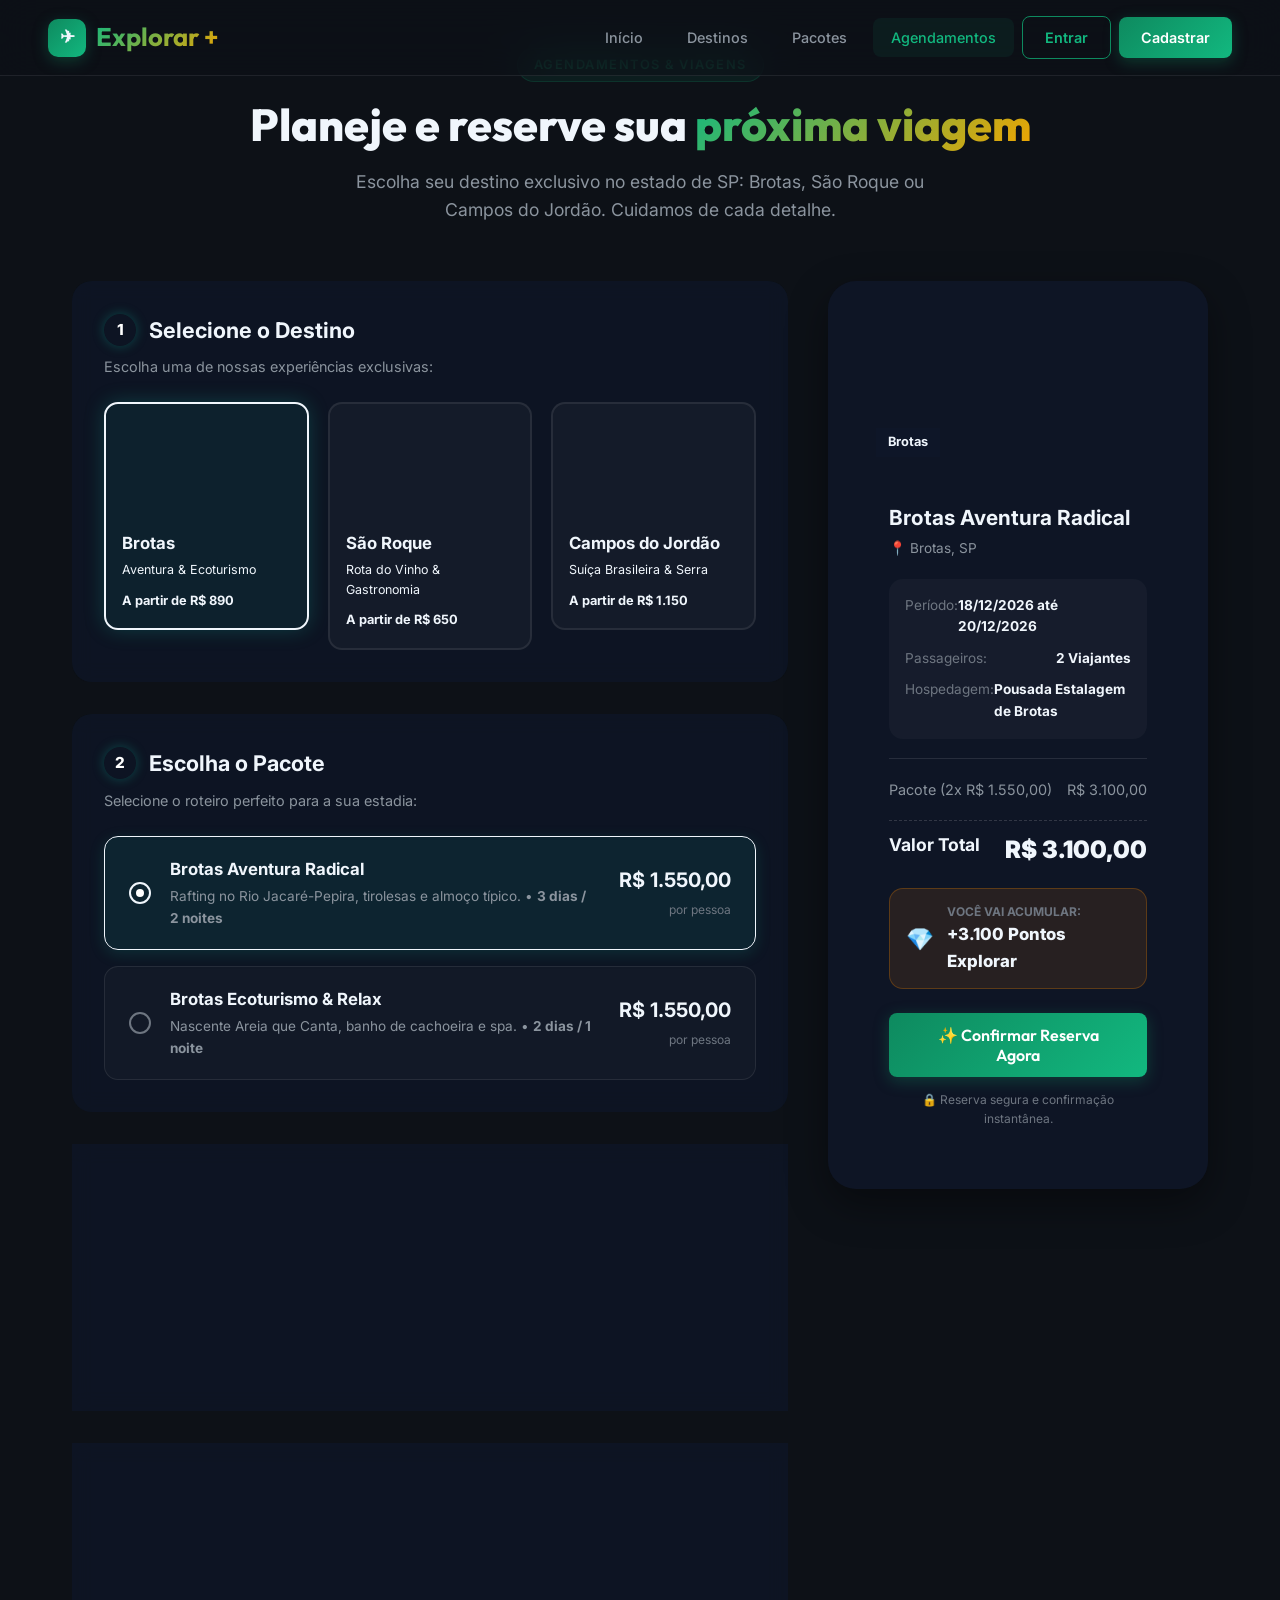
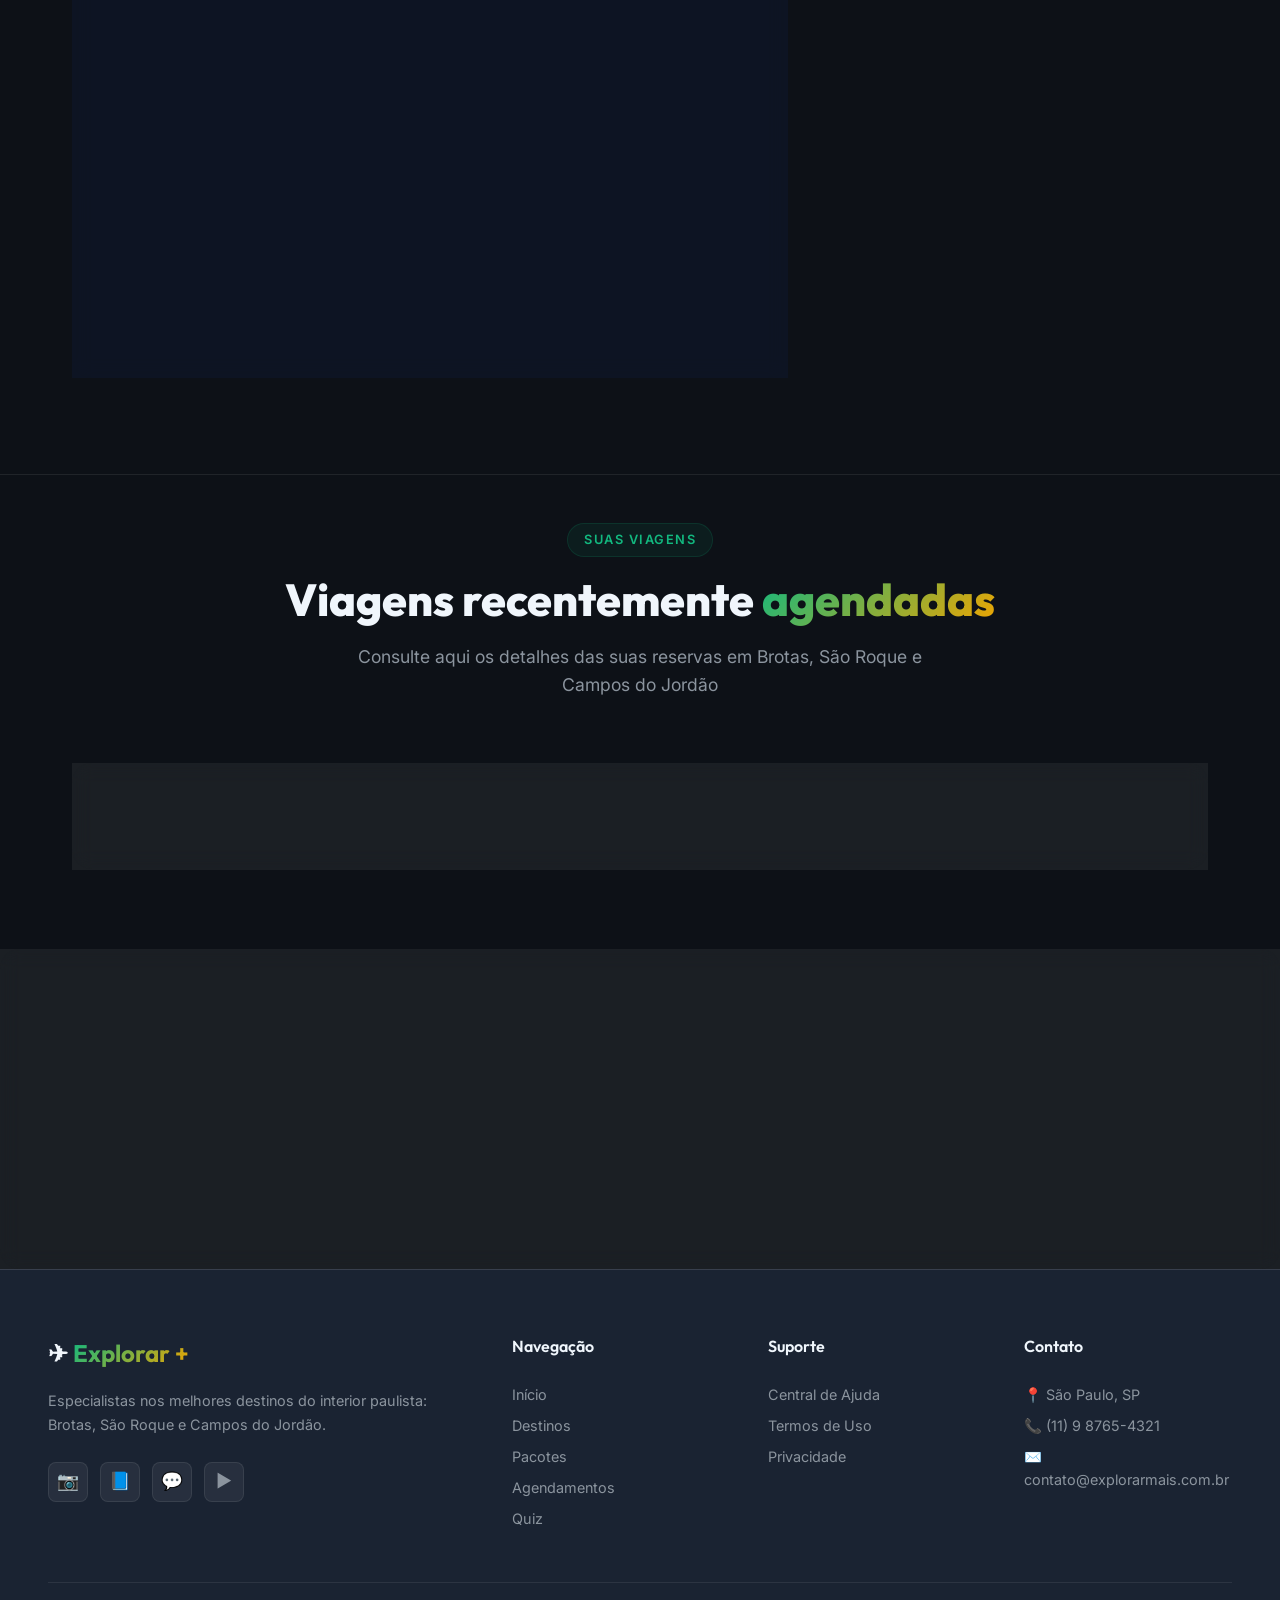
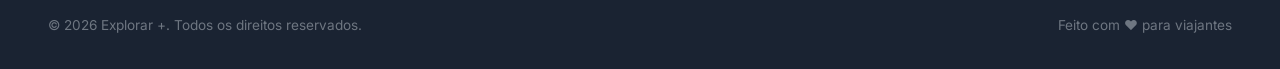
<file: html/agendamentos.html>
<!DOCTYPE html>
<html lang="pt-BR">

<head>
    <meta charset="UTF-8" />
    <meta name="viewport" content="width=device-width, initial-scale=1.0" />
    <meta name="description" content="Agende sua viagem para Brotas, São Roque ou Campos do Jordão com a Explorar +. Personalize datas, pacotes e opcionais." />
    <title>Agendamentos & Reservas - Explorar +</title>
    <link rel="stylesheet" href="../css/global.css" />
    <link rel="stylesheet" href="../css/agendamentos.css" />
</head>

<body>
    <!-- Page Loader -->
    <div class="page-loader">
        <div class="loader-spinner"></div>
    </div>

    <!-- Navbar -->
    <nav class="navbar-explorar">
        <a href="index.html" class="nav-logo">
            <div class="logo-icon">✈</div>
            <span>Explorar +</span>
        </a>
        <div class="nav-menu">
            <a href="index.html">Início</a>
            <a href="destinos.html">Destinos</a>
            <a href="pacotes.html">Pacotes</a>
            <a href="agendamentos.html" class="active">Agendamentos</a>
            <a href="questionario.html">Quiz</a>
            <a href="pontuacao.html">Fidelidade</a>
            <a href="usuario.html" class="nav-btn-outline">👤 Minha Conta</a>
        </div>
        <div class="nav-hamburger">
            <span></span><span></span><span></span>
        </div>
    </nav>

    <main class="booking-page-wrapper">
        <!-- Hero Header -->
        <section class="booking-hero">
            <div class="container-custom">
                <div class="booking-hero-content fade-up">
                    <div class="section-tag">Agendamentos & Viagens</div>
                    <h1 class="section-title">Planeje e reserve sua <span class="highlight">próxima viagem</span></h1>
                    <p class="section-subtitle">Escolha seu destino exclusivo no estado de SP: Brotas, São Roque ou Campos do Jordão. Cuidamos de cada detalhe.</p>
                </div>
            </div>
        </section>

        <!-- Main Booking Flow Grid -->
        <section class="booking-section">
            <div class="container-custom">
                <div class="booking-grid">
                    
                    <!-- Left Column: Step by Step Form -->
                    <div class="booking-form-col fade-up">
                        <form id="bookingForm" action="../php/agendar.php" method="POST">
                            
                            <!-- PASSO 1: SELEÇÃO DE DESTINO -->
                            <div class="booking-step glass-card">
                                <div class="step-badge-title">
                                    <span class="step-badge">1</span>
                                    <h3>Selecione o Destino</h3>
                                </div>
                                <p class="step-hint">Escolha uma de nossas experiências exclusivas:</p>

                                <div class="dest-select-grid">
                                    <!-- Destino 1: Brotas -->
                                    <label class="dest-radio-card" data-dest="Brotas">
                                        <input type="radio" name="destino" value="Brotas" checked />
                                        <div class="dest-card-inner">
                                            <div class="dest-card-img" style="background-image: url('https://images.pexels.com/photos/1761279/pexels-photo-1761279.jpeg?auto=compress&cs=tinysrgb&w=400');"></div>
                                            <div class="dest-card-details">
                                                <h4>Brotas</h4>
                                                <span>Aventura & Ecoturismo</span>
                                                <small class="dest-min-price">A partir de R$ 890</small>
                                            </div>
                                        </div>
                                    </label>

                                    <!-- Destino 2: São Roque -->
                                    <label class="dest-radio-card" data-dest="SaoRoque">
                                        <input type="radio" name="destino" value="SaoRoque" />
                                        <div class="dest-card-inner">
                                            <div class="dest-card-img" style="background-image: url('https://images.pexels.com/photos/2983101/pexels-photo-2983101.jpeg?auto=compress&cs=tinysrgb&w=400');"></div>
                                            <div class="dest-card-details">
                                                <h4>São Roque</h4>
                                                <span>Rota do Vinho & Gastronomia</span>
                                                <small class="dest-min-price">A partir de R$ 650</small>
                                            </div>
                                        </div>
                                    </label>

                                    <!-- Destino 3: Campos do Jordão -->
                                    <label class="dest-radio-card" data-dest="CamposDoJordao">
                                        <input type="radio" name="destino" value="CamposDoJordao" />
                                        <div class="dest-card-inner">
                                            <div class="dest-card-img" style="background-image: url('https://images.pexels.com/photos/1486974/pexels-photo-1486974.jpeg?auto=compress&cs=tinysrgb&w=400');"></div>
                                            <div class="dest-card-details">
                                                <h4>Campos do Jordão</h4>
                                                <span>Suíça Brasileira & Serra</span>
                                                <small class="dest-min-price">A partir de R$ 1.150</small>
                                            </div>
                                        </div>
                                    </label>
                                </div>
                            </div>

                            <!-- PASSO 2: SELEÇÃO DE PACOTE -->
                            <div class="booking-step glass-card">
                                <div class="step-badge-title">
                                    <span class="step-badge">2</span>
                                    <h3>Escolha o Pacote</h3>
                                </div>
                                <p class="step-hint">Selecione o roteiro perfeito para a sua estadia:</p>

                                <div class="package-select-list" id="packageListContainer">
                                    <!-- Gerado dinamicamente de acordo com o destino selecionado -->
                                </div>
                            </div>

                            <!-- PASSO 3: DATAS E VIAJANTES -->
                            <div class="booking-step glass-card">
                                <div class="step-badge-title">
                                    <span class="step-badge">3</span>
                                    <h3>Período e Viajantes</h3>
                                </div>
                                
                                <div class="form-row-2">
                                    <div class="form-group-custom">
                                        <label for="dtPartida">Data de Partida 📅</label>
                                        <input type="date" id="dtPartida" name="dt_partida" required />
                                    </div>
                                    <div class="form-group-custom">
                                        <label for="dtRetorno">Data de Retorno 📅</label>
                                        <input type="date" id="dtRetorno" name="dt_retorno" required />
                                    </div>
                                </div>

                                <div class="travelers-counter-wrap">
                                    <div class="travelers-info">
                                        <span class="travelers-label">Número de Viajantes 👥</span>
                                        <span class="travelers-desc">Adultos e crianças com vaga individual</span>
                                    </div>
                                    <div class="counter-ctrls">
                                        <button type="button" class="btn-counter" id="btnMinusPeople">-</button>
                                        <span class="counter-val" id="peopleCountDisplay">2</span>
                                        <button type="button" class="btn-counter" id="btnPlusPeople">+</button>
                                        <input type="hidden" name="nr_pessoas" id="nrPessoasInput" value="2" />
                                    </div>
                                </div>
                            </div>

                            <!-- PASSO 4: OPCIONAIS EXCLUSIVOS -->
                            <div class="booking-step glass-card">
                                <div class="step-badge-title">
                                    <span class="step-badge">4</span>
                                    <h3>Serviços Adicionais (Opcionais)</h3>
                                </div>

                                <div class="extras-list">
                                    <label class="extra-checkbox-item">
                                        <input type="checkbox" id="extraSeguro" data-price="80" />
                                        <div class="extra-info">
                                            <strong>🛡️ Seguro Viagem Total (+ R$ 80 / pessoa)</strong>
                                            <span>Cobertura completa para imprevistos e emergências médicas.</span>
                                        </div>
                                    </label>

                                    <label class="extra-checkbox-item">
                                        <input type="checkbox" id="extraTransfer" data-price="150" />
                                        <div class="extra-info">
                                            <strong>🚐 Transfer Executivo de São Paulo (+ R$ 150 / pessoa)</strong>
                                            <span>Van executiva confortável com partida de pontos estratégicos de SP.</span>
                                        </div>
                                    </label>

                                    <label class="extra-checkbox-item">
                                        <input type="checkbox" id="extraGuia" data-price="120" />
                                        <div class="extra-info">
                                            <strong>⭐ Guia Turístico VIP Privativo (+ R$ 120 / grupo)</strong>
                                            <span>Acompanhamento VIP com roteiros e curiosidades históricas exclusivas.</span>
                                        </div>
                                    </label>
                                </div>

                                <div class="form-group-custom" style="margin-top: 1.5rem;">
                                    <label for="dsObservacao">Observações ou Preferências Especiais</label>
                                    <textarea id="dsObservacao" name="ds_observacao" rows="3" placeholder="Ex: Cama de casal, restrições alimentares, comemoração de aniversário..."></textarea>
                                </div>
                            </div>

                            <input type="hidden" name="id_pacote" id="idPacoteInput" value="1" />
                            <input type="hidden" name="vl_total" id="vlTotalInput" value="3100.00" />
                            <input type="hidden" name="id_user" id="idUserInput" value="1" />
                        </form>
                    </div>

                    <!-- Right Column: Sticky Summary & Checkout Card -->
                    <div class="booking-summary-col">
                        <div class="summary-card glass-card fade-up">
                            <div class="summary-img-header" id="summaryHeaderImg" style="background-image: url('https://images.unsplash.com/photo-1530866495561-507c9faab2ed?auto=format&fit=crop&w=800&q=80');">
                                <span class="summary-badge-dest" id="summaryDestTag">Brotas</span>
                            </div>

                            <div class="summary-body">
                                <h3 id="summaryPackageTitle">Brotas Aventura Radical</h3>
                                <p class="summary-dest-name" id="summaryLocation">📍 Brotas, SP - Brasil</p>

                                <div class="summary-specs">
                                    <div class="spec-row">
                                        <span>Período:</span>
                                        <strong id="summaryDates">Selecione as datas</strong>
                                    </div>
                                    <div class="spec-row">
                                        <span>Passageiros:</span>
                                        <strong id="summaryPeople">2 Viajantes</strong>
                                    </div>
                                    <div class="spec-row">
                                        <span>Hospedagem:</span>
                                        <strong id="summaryHotel">Pousada Estalagem de Brotas</strong>
                                    </div>
                                </div>

                                <div class="summary-divider"></div>

                                <div class="summary-breakdown">
                                    <div class="price-row">
                                        <span id="labelPackageBase">Pacote (2x R$ 1.550,00)</span>
                                        <span id="valPackageBase">R$ 3.100,00</span>
                                    </div>
                                    <div class="price-row" id="rowExtras" style="display: none;">
                                        <span>Opcionais Adicionados</span>
                                        <span id="valExtras">R$ 0,00</span>
                                    </div>
                                    <div class="price-row total-row">
                                        <span>Valor Total</span>
                                        <span class="total-highlight" id="valTotalDisplay">R$ 3.100,00</span>
                                    </div>
                                </div>

                                <div class="loyalty-points-gain">
                                    <span class="coin-icon">💎</span>
                                    <div>
                                        <strong>Você vai acumular:</strong>
                                        <span class="points-gain-val" id="pointsGainDisplay">+3.100 Pontos Explorar</span>
                                    </div>
                                </div>

                                <button type="button" class="btn-primary-custom btn-block" id="btnConfirmBooking">
                                    ✨ Confirmar Reserva Agora
                                </button>
                                <p class="safe-checkout-note">🔒 Reserva segura e confirmação instantânea.</p>
                            </div>
                        </div>
                    </div>

                </div>
            </div>
        </section>

        <!-- Seção: Meus Agendamentos Recentes -->
        <section class="user-bookings-preview">
            <div class="container-custom">
                <div class="section-header fade-up">
                    <div class="section-tag">Suas Viagens</div>
                    <h2 class="section-title">Viagens recentemente <span class="highlight">agendadas</span></h2>
                    <p class="section-subtitle">Consulte aqui os detalhes das suas reservas em Brotas, São Roque e Campos do Jordão</p>
                </div>

                <div class="recent-bookings-grid fade-up" id="recentBookingsList">
                    <!-- Preenchido via agendamentos.js -->
                </div>
            </div>
        </section>
    </main>

    <!-- Modal de Sucesso de Reserva -->
    <div class="modal-overlay" id="successBookingModal">
        <div class="modal-box glass-card" style="text-align: center;">
            <div style="font-size: 3.5rem; margin-bottom: 1rem;">🎉</div>
            <h3 style="font-size: 1.6rem; color: #4ade80; margin-bottom: 0.5rem;">Reserva Efetuada com Sucesso!</h3>
            <p style="color: var(--text-secondary); margin-bottom: 1.5rem;" id="successModalMsg">
                Sua viagem foi confirmada. Seus pontos de fidelidade já foram creditados na sua conta!
            </p>
            <div style="display: flex; gap: 1rem; justify-content: center;">
                <a href="usuario.html" class="btn-primary-custom">Ir para Minha Conta</a>
                <button type="button" class="btn-secondary-custom" id="btnCloseSuccessModal">Continuar</button>
            </div>
        </div>
    </div>

    <!-- Footer -->
    <footer class="footer-explorar">
        <div class="footer-grid">
            <div class="footer-brand">
                <div class="footer-logo">✈ <span>Explorar +</span></div>
                <p>Especialistas nos melhores destinos do interior paulista: Brotas, São Roque e Campos do Jordão.</p>
                <div class="footer-social"><a href="#">📷</a><a href="#">📘</a><a href="#">💬</a><a href="#">▶️</a></div>
            </div>
            <div class="footer-col"><h4>Navegação</h4><a href="index.html">Início</a><a href="destinos.html">Destinos</a><a href="pacotes.html">Pacotes</a><a href="agendamentos.html">Agendamentos</a><a href="questionario.html">Quiz</a></div>
            <div class="footer-col"><h4>Suporte</h4><a href="#">Central de Ajuda</a><a href="#">Termos de Uso</a><a href="#">Privacidade</a></div>
            <div class="footer-col"><h4>Contato</h4><a href="#">📍 São Paulo, SP</a><a href="#">📞 (11) 9 8765-4321</a><a href="#">✉️ contato@explorarmais.com.br</a></div>
        </div>
        <div class="footer-bottom"><span>© 2026 Explorar +. Todos os direitos reservados.</span><span>Feito com ❤️ para viajantes</span></div>
    </footer>

    <script src="../JS/main.js"></script>
    <script src="../JS/agendamentos.js"></script>
</body>

</html>
</file>
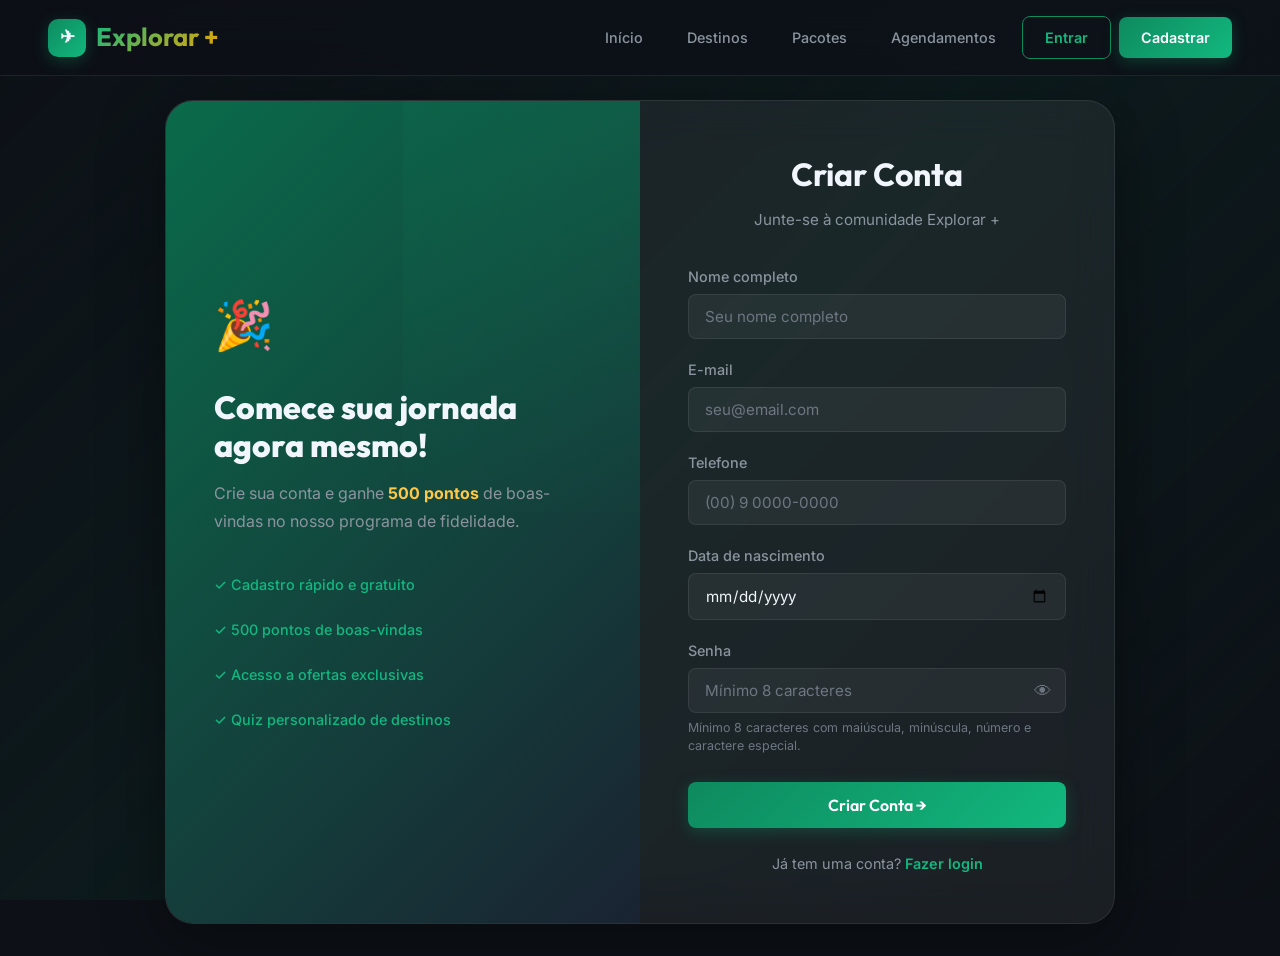
<file: html/cadastro.html>
<!DOCTYPE html>
<html lang="pt-BR">

<head>
    <meta charset="UTF-8" />
    <meta name="viewport" content="width=device-width, initial-scale=1.0" />
    <meta name="description" content="Crie sua conta na Explorar + e comece a planejar viagens inesquecíveis com pontos de boas-vindas." />
    <title>Cadastro - Explorar +</title>
    <link rel="stylesheet" href="../css/global.css" />
    <link rel="stylesheet" href="../css/auth.css" />
</head>

<body>
    <div class="page-loader">
        <div class="loader-spinner"></div>
    </div>

    <nav class="navbar-explorar">
        <a href="index.html" class="nav-logo">
            <div class="logo-icon">✈</div>
            <span>Explorar +</span>
        </a>
        <div class="nav-menu">
            <a href="index.html">Início</a>
            <a href="destinos.html">Destinos</a>
            <a href="pacotes.html">Pacotes</a>
            <a href="agendamentos.html">Agendamentos</a>
            <a href="questionario.html">Quiz</a>
            <a href="pontuacao.html">Fidelidade</a>
            <a href="login.html" class="nav-btn-outline">Entrar</a>
            <a href="cadastro.html" class="nav-btn active">Cadastrar</a>
        </div>
        <div class="nav-hamburger">
            <span></span><span></span><span></span>
        </div>
    </nav>

    <main class="auth-page">
        <div class="auth-bg"></div>
        <div class="auth-container">
            <div class="auth-illustration fade-left">
                <div class="auth-illustration-content">
                    <div class="illustration-icon">🎉</div>
                    <h2>Comece sua jornada<br />agora mesmo!</h2>
                    <p>Crie sua conta e ganhe <strong>500 pontos</strong> de boas-vindas no nosso programa de fidelidade.</p>
                    <div class="illustration-features">
                        <div class="illust-feature">✓ Cadastro rápido e gratuito</div>
                        <div class="illust-feature">✓ 500 pontos de boas-vindas</div>
                        <div class="illust-feature">✓ Acesso a ofertas exclusivas</div>
                        <div class="illust-feature">✓ Quiz personalizado de destinos</div>
                    </div>
                </div>
            </div>
            <div class="auth-form-wrapper fade-right">
                <div class="form-glass">
                    <h1>Criar Conta</h1>
                    <p class="form-subtitle">Junte-se à comunidade Explorar +</p>
                    <form action="../php/insert_de_users.php" method="post" id="cadastroForm">
                        <div class="form-group">
                            <label for="nome">Nome completo</label>
                            <input type="text" id="nome" name="nome" placeholder="Seu nome completo" required />
                        </div>
                        <div class="form-group">
                            <label for="email">E-mail</label>
                            <input type="email" id="email" name="email" placeholder="seu@email.com" required />
                        </div>
                        <div class="form-group">
                            <label for="telefone">Telefone</label>
                            <input type="tel" id="telefone" name="telefone" placeholder="(00) 9 0000-0000" />
                        </div>
                        <div class="form-group">
                            <label for="nascimento">Data de nascimento</label>
                            <input type="date" id="nascimento" name="nascimento" />
                        </div>
                        <div class="form-group">
                            <label for="senhat">Senha</label>
                            <div class="password-container">
                                <input type="password" id="senhat" name="password" placeholder="Mínimo 8 caracteres" minlength="8" maxlength="20"
                                    pattern="(?=.*[a-z])(?=.*[A-Z])(?=.*\d)(?=.*[@$!%*?&]).{8,}"
                                    title="A senha deve ter no mínimo 8 caracteres, incluindo letra maiúscula, letra minúscula, número e caractere especial."
                                    required />
                                <button type="button" class="password-toggle" onclick="mostrarsenha()">👁</button>
                            </div>
                            <small class="form-hint">Mínimo 8 caracteres com maiúscula, minúscula, número e caractere especial.</small>
                        </div>
                        <button type="submit" class="form-submit">Criar Conta →</button>
                    </form>
                    <div class="form-links">
                        Já tem uma conta? <a href="login.html">Fazer login</a>
                    </div>
                </div>
            </div>
        </div>
    </main>

    <script src="../JS/main.js"></script>
    <script>
        document.addEventListener('DOMContentLoaded', () => {
            const form = document.getElementById('cadastroForm');
            if (form && window.location.protocol === 'file:') {
                form.addEventListener('submit', (e) => {
                    e.preventDefault();
                    const nome = document.getElementById('nome').value;
                    const email = document.getElementById('email').value;
                    const tel = document.getElementById('telefone')?.value || '(11) 98765-4321';

                    const newUser = {
                        id: Date.now(),
                        nome: nome,
                        email: email,
                        telefone: tel,
                        pontos: 500
                    };
                    localStorage.setItem('explorar_user', JSON.stringify(newUser));
                    alert('🎉 Parabéns! Conta criada com sucesso! Você ganhou 500 pontos de boas-vindas.');
                    const params = new URLSearchParams(window.location.search);
                    const target = params.get('redirect') || 'usuario.html';
                    window.location.href = target;
                });
            }
        });
    </script>
</body>

</html>
</file>
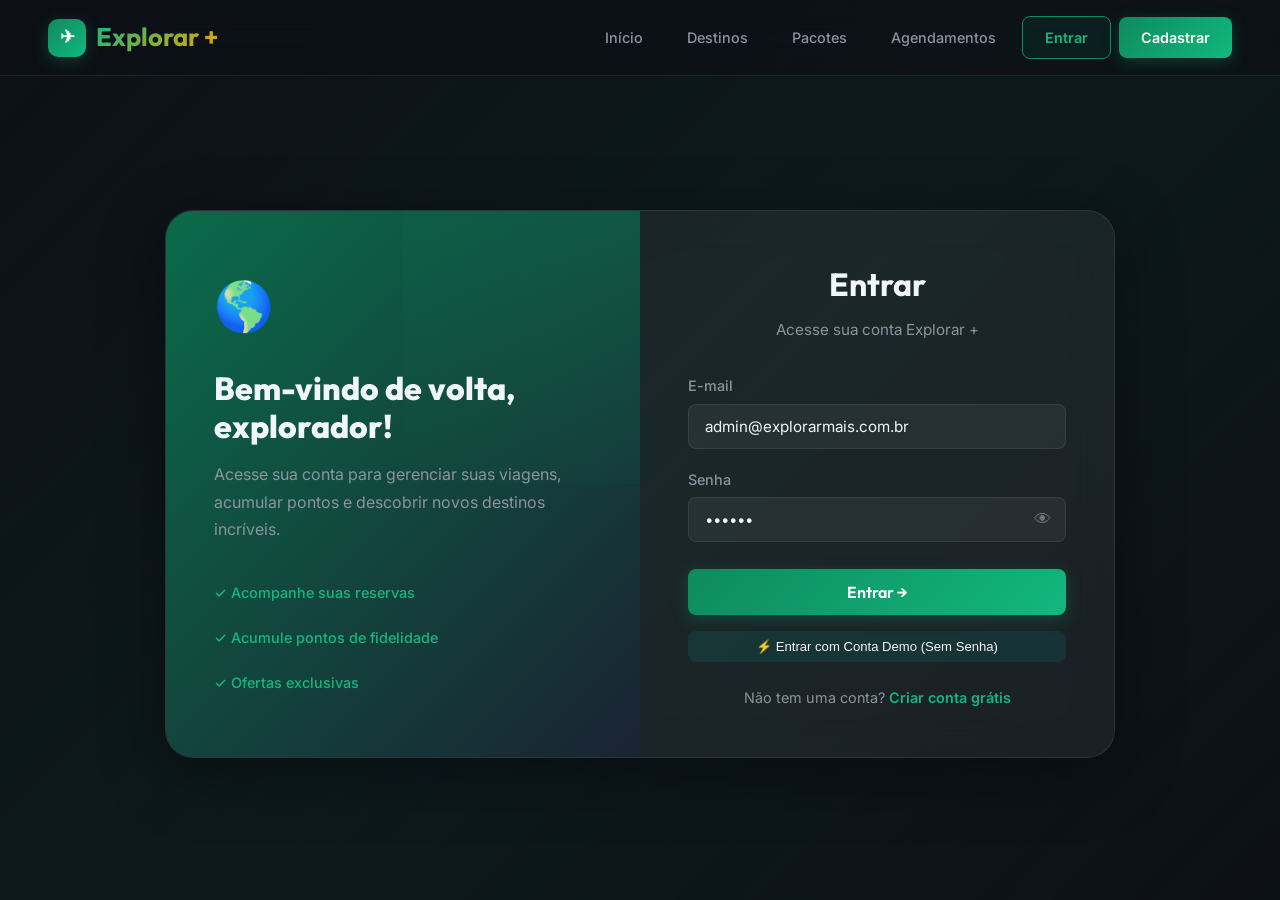
<file: html/login.html>
<!DOCTYPE html>
<html lang="pt-BR">

<head>
    <meta charset="UTF-8" />
    <meta name="viewport" content="width=device-width, initial-scale=1.0" />
    <meta name="description" content="Faça login na sua conta Explorar + e acesse seus destinos, reservas e programa de fidelidade." />
    <title>Login - Explorar +</title>
    <link rel="stylesheet" href="../css/global.css" />
    <link rel="stylesheet" href="../css/auth.css" />
</head>

<body>
    <div class="page-loader">
        <div class="loader-spinner"></div>
    </div>

    <nav class="navbar-explorar">
        <a href="index.html" class="nav-logo">
            <div class="logo-icon">✈</div>
            <span>Explorar +</span>
        </a>
        <div class="nav-menu">
            <a href="index.html">Início</a>
            <a href="destinos.html">Destinos</a>
            <a href="pacotes.html">Pacotes</a>
            <a href="agendamentos.html">Agendamentos</a>
            <a href="questionario.html">Quiz</a>
            <a href="pontuacao.html">Fidelidade</a>
            <a href="login.html" class="nav-btn-outline active">Entrar</a>
            <a href="cadastro.html" class="nav-btn">Cadastrar</a>
        </div>
        <div class="nav-hamburger">
            <span></span><span></span><span></span>
        </div>
    </nav>

    <main class="auth-page">
        <div class="auth-bg"></div>
        <div class="auth-container">
            <div class="auth-illustration fade-left">
                <div class="auth-illustration-content">
                    <div class="illustration-icon">🌎</div>
                    <h2>Bem-vindo de volta,<br />explorador!</h2>
                    <p>Acesse sua conta para gerenciar suas viagens, acumular pontos e descobrir novos destinos incríveis.</p>
                    <div class="illustration-features">
                        <div class="illust-feature">✓ Acompanhe suas reservas</div>
                        <div class="illust-feature">✓ Acumule pontos de fidelidade</div>
                        <div class="illust-feature">✓ Ofertas exclusivas</div>
                    </div>
                </div>
            </div>
            <div class="auth-form-wrapper fade-right">
                <div class="form-glass">
                    <h1>Entrar</h1>
                    <p class="form-subtitle">Acesse sua conta Explorar +</p>
                    <form action="../php/login.php" method="post" id="loginForm">
                        <input type="hidden" name="redirect" id="redirectInput" value="../html/usuario.html" />
                        <div class="form-group">
                            <label for="email">E-mail</label>
                            <input type="email" id="email" name="email" placeholder="seu@email.com" value="admin@explorarmais.com.br" required />
                        </div>
                        <div class="form-group">
                            <label for="senhat">Senha</label>
                            <div class="password-container">
                                <input type="password" id="senhat" name="password" placeholder="Sua senha" value="123456" minlength="6" maxlength="20" required />
                                <button type="button" class="password-toggle" onclick="mostrarsenha()">👁</button>
                            </div>
                        </div>
                        <button type="submit" class="form-submit">Entrar →</button>
                    </form>
                    <div style="margin-top: 1rem; text-align: center;">
                        <button type="button" id="btnDemoLogin" style="background: rgba(13, 148, 136, 0.15); border: 1px dashed var(--teal-400); color: var(--teal-300); padding: 8px 16px; border-radius: 8px; font-size: 0.82rem; cursor: pointer; width: 100%;">
                            ⚡ Entrar com Conta Demo (Sem Senha)
                        </button>
                    </div>
                    <div class="form-links">
                        Não tem uma conta? <a href="cadastro.html">Criar conta grátis</a>
                    </div>
                </div>
            </div>
        </div>
    </main>

    <script src="../JS/main.js"></script>
    <script>
        document.addEventListener('DOMContentLoaded', () => {
            const params = new URLSearchParams(window.location.search);
            const redirectParam = params.get('redirect');
            if (redirectParam) {
                const redirectInput = document.getElementById('redirectInput');
                if (redirectInput) redirectInput.value = redirectParam;
            }

            const loginForm = document.getElementById('loginForm');
            const demoBtn = document.getElementById('btnDemoLogin');

            function realizarLoginClientSide(nome, email, pontos) {
                const userObj = {
                    id: 1,
                    nome: nome || 'Viajante Explorador',
                    email: email || 'admin@explorarmais.com.br',
                    pontos: pontos || 3850
                };
                localStorage.setItem('explorar_user', JSON.stringify(userObj));
                alert('Bem-vindo(a)! Login realizado com sucesso.');
                const target = redirectParam || 'usuario.html';
                window.location.href = target;
            }

            if (demoBtn) {
                demoBtn.addEventListener('click', () => {
                    realizarLoginClientSide('Viajante Explorador', 'admin@explorarmais.com.br', 3850);
                });
            }

            if (loginForm && window.location.protocol === 'file:') {
                loginForm.addEventListener('submit', (e) => {
                    e.preventDefault();
                    const email = document.getElementById('email').value;
                    const nome = email.split('@')[0].replace('.', ' ');
                    realizarLoginClientSide(nome, email, 3850);
                });
            }
        });
    </script>
</body>

</html>
</file>
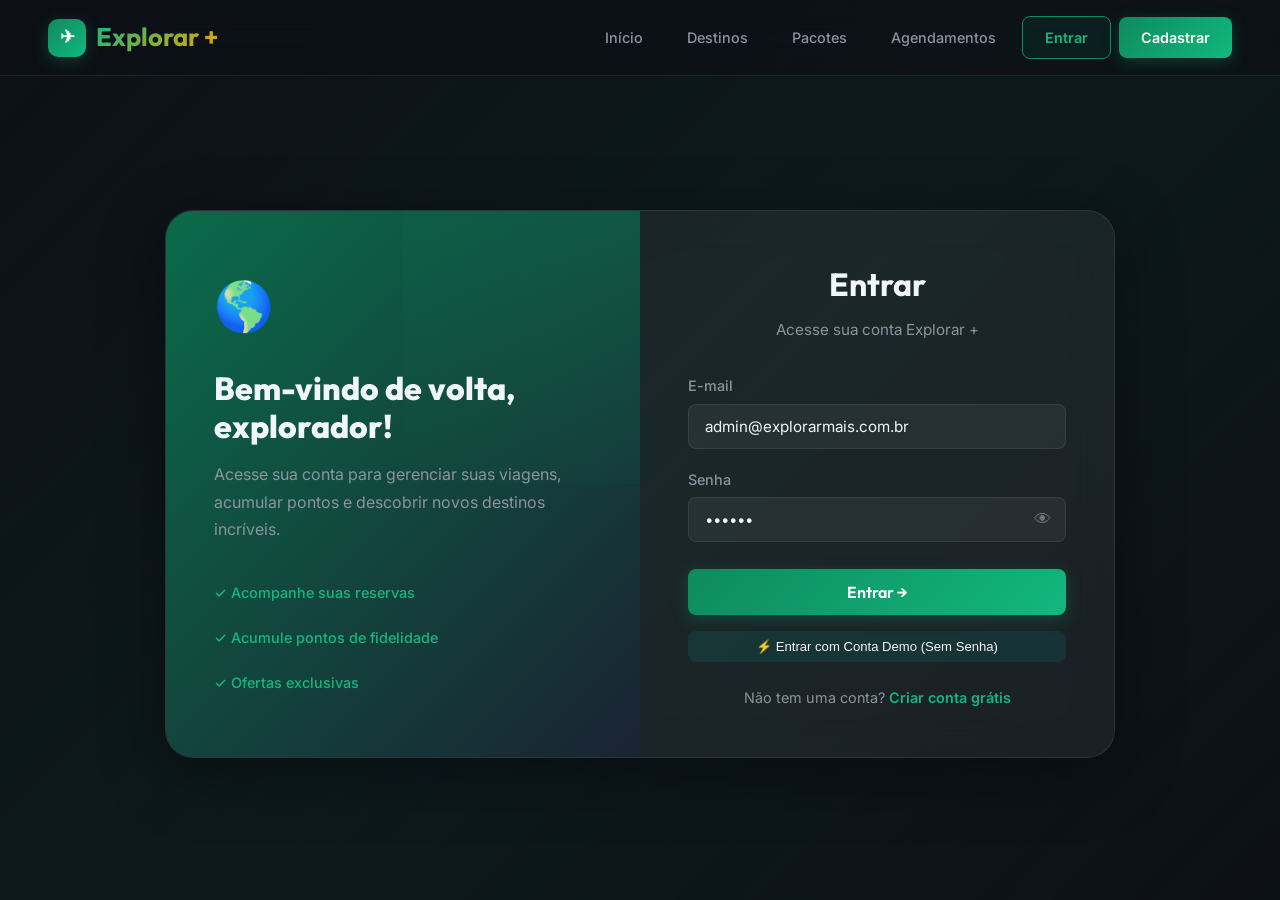
<file: html/pontuacao.html>
<!DOCTYPE html>
<html lang="pt-BR">

<head>
    <meta charset="UTF-8" />
    <meta name="viewport" content="width=device-width, initial-scale=1.0" />
    <meta name="description" content="Programa de fidelidade Explorar +. Acumule pontos a cada viagem e troque por descontos e benefícios exclusivos." />
    <title>Programa de Fidelidade - Explorar +</title>
    <link rel="stylesheet" href="../css/global.css" />
    <link rel="stylesheet" href="../css/pontuacao.css" />
</head>

<body>
    <div class="page-loader"><div class="loader-spinner"></div></div>

    <nav class="navbar-explorar">
        <a href="index.html" class="nav-logo">
            <div class="logo-icon">✈</div><span>Explorar +</span>
        </a>
        <div class="nav-menu">
            <a href="index.html">Início</a>
            <a href="destinos.html">Destinos</a>
            <a href="pacotes.html">Pacotes</a>
            <a href="agendamentos.html">Agendamentos</a>
            <a href="questionario.html">Quiz</a>
            <a href="pontuacao.html" class="active">Fidelidade</a>
            <a href="usuario.html" class="nav-btn-outline">👤 Minha Conta</a>
        </div>
        <div class="nav-hamburger"><span></span><span></span><span></span></div>
    </nav>

    <main class="page-wrapper">
        <!-- Hero -->
        <section class="loyalty-hero">
            <div class="container-custom">
                <div class="loyalty-hero-content fade-up">
                    <div class="section-tag">Programa de Fidelidade</div>
                    <h1 class="section-title">Viaje mais, <span class="highlight">ganhe mais</span></h1>
                    <p class="section-subtitle">Acumule pontos a cada viagem e troque por descontos, upgrades e experiências exclusivas</p>
                </div>
            </div>
        </section>

        <!-- How It Works -->
        <section class="loyalty-how">
            <div class="container-custom">
                <div class="section-header fade-up">
                    <h2 class="section-title">Como funciona o <span class="highlight">Explorar Points</span></h2>
                </div>
                <div class="loyalty-steps">
                    <div class="loyalty-step glass-card fade-up">
                        <div class="loyalty-step-icon">📝</div>
                        <div class="loyalty-step-number">1</div>
                        <h3>Cadastre-se</h3>
                        <p>Crie sua conta grátis e ganhe <strong>500 pontos</strong> de boas-vindas</p>
                    </div>
                    <div class="loyalty-step glass-card fade-up">
                        <div class="loyalty-step-icon">✈️</div>
                        <div class="loyalty-step-number">2</div>
                        <h3>Viaje</h3>
                        <p>Ganhe <strong>10 pontos</strong> para cada R$ 1 gasto em viagens</p>
                    </div>
                    <div class="loyalty-step glass-card fade-up">
                        <div class="loyalty-step-icon">⭐</div>
                        <div class="loyalty-step-number">3</div>
                        <h3>Suba de Nível</h3>
                        <p>Quanto mais pontos, maior seu nível e melhores as recompensas</p>
                    </div>
                    <div class="loyalty-step glass-card fade-up">
                        <div class="loyalty-step-icon">🎁</div>
                        <div class="loyalty-step-number">4</div>
                        <h3>Resgate</h3>
                        <p>Troque pontos por descontos, upgrades e experiências exclusivas</p>
                    </div>
                </div>
            </div>
        </section>

        <!-- Tiers -->
        <section class="loyalty-tiers">
            <div class="container-custom">
                <div class="section-header fade-up">
                    <div class="section-tag">Níveis</div>
                    <h2 class="section-title">Níveis do <span class="highlight">programa</span></h2>
                    <p class="section-subtitle">Quanto mais você viaja, melhores ficam seus benefícios</p>
                </div>
                <div class="tiers-grid">
                    <div class="tier-card glass-card fade-up">
                        <div class="tier-badge tier-bronze">🥉</div>
                        <h3>Explorador</h3>
                        <div class="tier-range">0 - 4.999 pontos</div>
                        <ul class="tier-benefits">
                            <li>✓ 500 pontos de boas-vindas</li>
                            <li>✓ Newsletter exclusiva</li>
                            <li>✓ Acesso ao quiz de destinos</li>
                            <li>✓ Suporte por e-mail</li>
                        </ul>
                    </div>
                    <div class="tier-card glass-card fade-up">
                        <div class="tier-badge tier-silver">🥈</div>
                        <h3>Aventureiro</h3>
                        <div class="tier-range">5.000 - 19.999 pontos</div>
                        <ul class="tier-benefits">
                            <li>✓ Tudo do nível anterior</li>
                            <li>✓ 5% de desconto em pacotes</li>
                            <li>✓ Check-in prioritário</li>
                            <li>✓ Suporte via WhatsApp</li>
                        </ul>
                    </div>
                    <div class="tier-card tier-featured glass-card fade-up">
                        <div class="tier-badge tier-gold">🥇</div>
                        <div class="tier-popular">Mais Popular</div>
                        <h3>Desbravador</h3>
                        <div class="tier-range">20.000 - 49.999 pontos</div>
                        <ul class="tier-benefits">
                            <li>✓ Tudo do nível anterior</li>
                            <li>✓ 10% de desconto em pacotes</li>
                            <li>✓ Upgrade de hospedagem grátis</li>
                            <li>✓ Passeio extra incluso</li>
                            <li>✓ Suporte 24h prioritário</li>
                        </ul>
                    </div>
                    <div class="tier-card glass-card fade-up">
                        <div class="tier-badge tier-diamond">💎</div>
                        <h3>Lendário</h3>
                        <div class="tier-range">50.000+ pontos</div>
                        <ul class="tier-benefits">
                            <li>✓ Tudo do nível anterior</li>
                            <li>✓ 15% de desconto em tudo</li>
                            <li>✓ Consultor de viagem pessoal</li>
                            <li>✓ Acesso a destinos VIP</li>
                            <li>✓ Evento anual exclusivo</li>
                        </ul>
                    </div>
                </div>
            </div>
        </section>

        <!-- Rewards -->
        <section class="loyalty-rewards">
            <div class="container-custom">
                <div class="section-header fade-up">
                    <div class="section-tag">Recompensas</div>
                    <h2 class="section-title">Troque seus pontos por <span class="highlight">experiências</span></h2>
                </div>
                <div class="rewards-grid">
                    <div class="reward-card glass-card fade-up">
                        <div class="reward-icon">🏨</div>
                        <h4>Upgrade de Hotel</h4>
                        <p>Troque por uma suíte premium</p>
                        <div class="reward-points">5.000 pts</div>
                    </div>
                    <div class="reward-card glass-card fade-up">
                        <div class="reward-icon">🍽️</div>
                        <h4>Jantar Especial</h4>
                        <p>Experiência gastronômica exclusiva</p>
                        <div class="reward-points">3.000 pts</div>
                    </div>
                    <div class="reward-card glass-card fade-up">
                        <div class="reward-icon">🚤</div>
                        <h4>Passeio de Barco</h4>
                        <p>Tour privativo pelo destino</p>
                        <div class="reward-points">8.000 pts</div>
                    </div>
                    <div class="reward-card glass-card fade-up">
                        <div class="reward-icon">💆</div>
                        <h4>Day Spa</h4>
                        <p>Dia completo de relaxamento</p>
                        <div class="reward-points">4.000 pts</div>
                    </div>
                    <div class="reward-card glass-card fade-up">
                        <div class="reward-icon">📸</div>
                        <h4>Ensaio Fotográfico</h4>
                        <p>Fotos profissionais no destino</p>
                        <div class="reward-points">6.000 pts</div>
                    </div>
                    <div class="reward-card glass-card fade-up">
                        <div class="reward-icon">✈️</div>
                        <h4>Viagem Grátis</h4>
                        <p>Pacote completo de graça!</p>
                        <div class="reward-points">50.000 pts</div>
                    </div>
                </div>
            </div>
        </section>

        <!-- CTA -->
        <section class="loyalty-cta">
            <div class="container-custom">
                <div class="cta-banner glass-card fade-up" style="text-align: center; padding: 3rem;">
                    <h3 style="font-family: var(--font-primary); font-size: 1.8rem; margin-bottom: 1rem;">Comece a acumular pontos agora!</h3>
                    <p style="color: var(--text-secondary); margin-bottom: 2rem;">Cadastre-se gratuitamente e ganhe 500 pontos de boas-vindas.</p>
                    <a href="cadastro.html" class="btn-primary-custom">Criar Conta Grátis →</a>
                </div>
            </div>
        </section>
    </main>

    <footer class="footer-explorar">
        <div class="footer-grid">
            <div class="footer-brand">
                <div class="footer-logo">✈ <span>Explorar +</span></div>
                <p>Transformando sonhos em viagens inesquecíveis desde 2015.</p>
                <div class="footer-social"><a href="#">📷</a><a href="#">📘</a><a href="#">💬</a><a href="#">▶️</a></div>
            </div>
            <div class="footer-col"><h4>Navegação</h4><a href="index.html">Início</a><a href="destinos.html">Destinos</a><a href="pacotes.html">Pacotes</a><a href="questionario.html">Quiz</a></div>
            <div class="footer-col"><h4>Suporte</h4><a href="#">Central de Ajuda</a><a href="#">Termos de Uso</a><a href="#">Privacidade</a></div>
            <div class="footer-col"><h4>Contato</h4><a href="#">📍 São Paulo, SP</a><a href="#">📞 (11) 9 8765-4321</a><a href="#">✉️ contato@explorarmais.com.br</a></div>
        </div>
        <div class="footer-bottom"><span>© 2026 Explorar +. Todos os direitos reservados.</span><span>Feito com ❤️ para viajantes</span></div>
    </footer>

    <script src="../JS/main.js"></script>
</body>
</html>
</file>
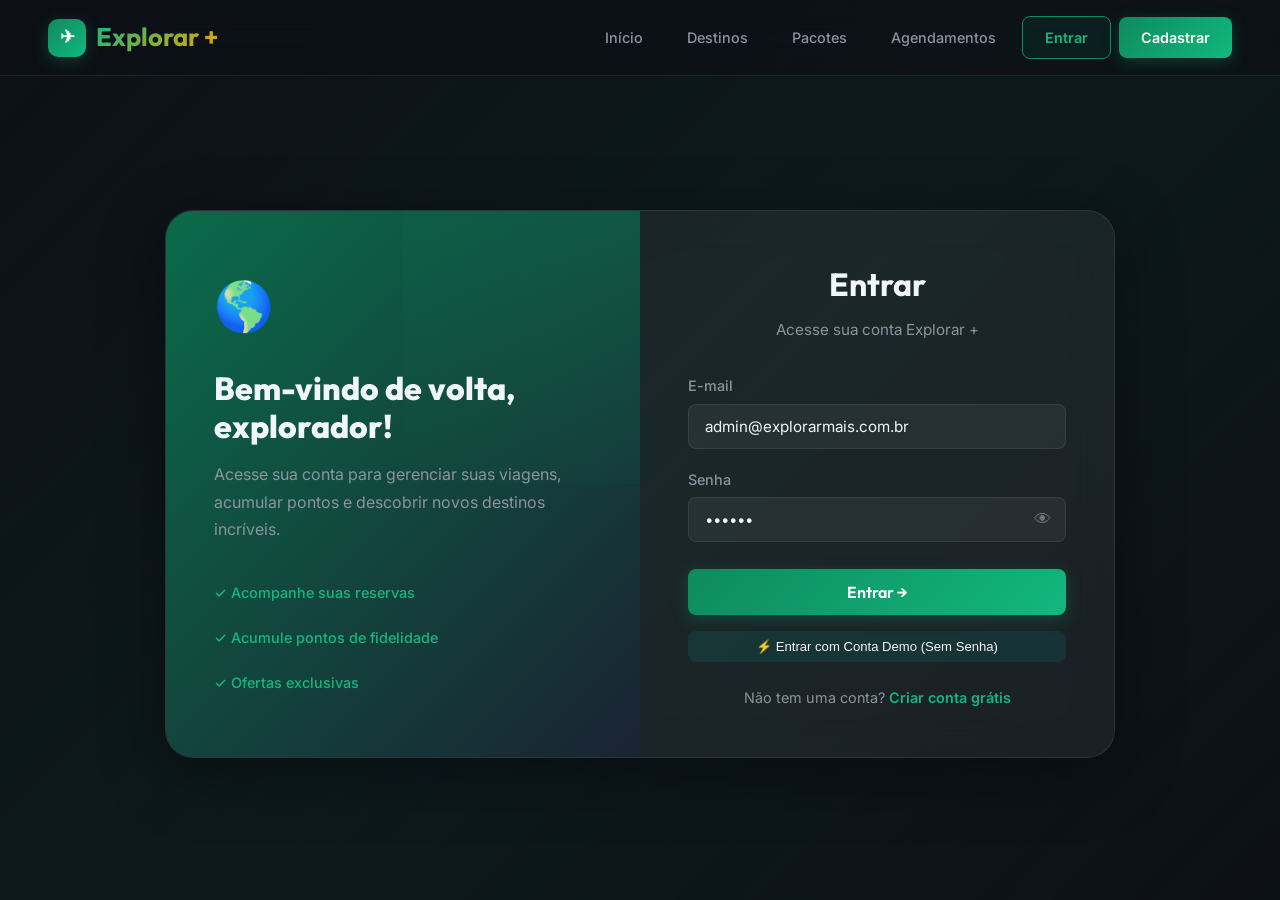
<file: html/questionario.html>
<!DOCTYPE html>
<html lang="pt-BR">

<head>
    <meta charset="UTF-8" />
    <meta name="viewport" content="width=device-width, initial-scale=1.0" />
    <meta name="description" content="Descubra se seu destino ideal é Brotas, São Roque ou Campos do Jordão com nosso quiz exclusivo de perfil de viajante." />
    <title>Quiz de Destinos - Explorar +</title>
    <link rel="stylesheet" href="../css/global.css" />
    <link rel="stylesheet" href="../css/questionario.css" />
</head>

<body>
    <div class="page-loader"><div class="loader-spinner"></div></div>

    <!-- Navbar -->
    <nav class="navbar-explorar">
        <a href="index.html" class="nav-logo">
            <div class="logo-icon">✈</div><span>Explorar +</span>
        </a>
        <div class="nav-menu">
            <a href="index.html">Início</a>
            <a href="destinos.html">Destinos</a>
            <a href="pacotes.html">Pacotes</a>
            <a href="agendamentos.html">Agendamentos</a>
            <a href="questionario.html" class="active">Quiz</a>
            <a href="pontuacao.html">Fidelidade</a>
            <a href="usuario.html" class="nav-btn-outline">👤 Minha Conta</a>
        </div>
        <div class="nav-hamburger"><span></span><span></span><span></span></div>
    </nav>

    <main class="page-wrapper quiz-page">
        <div class="quiz-container container-custom">
            <!-- Intro -->
            <div class="quiz-intro fade-up" id="quizIntro">
                <div class="quiz-intro-icon">🧭</div>
                <h1 class="section-title">Qual é o seu próximo destino?<br /><span class="highlight">Brotas, São Roque ou Campos do Jordão?</span></h1>
                <p class="section-subtitle">Responda 6 perguntas rápidas sobre seu estilo de viagem e nosso algoritmo indicará a experiência perfeita para suas férias no interior paulista!</p>
                <button class="btn-primary-custom" id="startQuiz">Começar Quiz de Destinos →</button>
            </div>

            <!-- Progress -->
            <div class="quiz-progress" id="quizProgress" style="display: none;">
                <div class="progress-bar">
                    <div class="progress-fill" id="progressFill"></div>
                </div>
                <span class="progress-text" id="progressText">Pergunta 1 de 6</span>
            </div>

            <!-- Questions -->
            <div class="quiz-questions" id="quizQuestions" style="display: none;">
                <!-- Q1: CLIMA -->
                <div class="quiz-step" data-step="1">
                    <div class="quiz-question fade-up">
                        <div class="question-icon">🌤️</div>
                        <h2>Qual clima você prefere para sua viagem?</h2>
                        <div class="options-grid">
                            <label class="option-card">
                                <input type="radio" name="clima" value="calor_natureza" />
                                <div class="option-content">
                                    <span class="option-emoji">☀️</span>
                                    <span class="option-text">Ensolarado para curtir rios e cachoeiras</span>
                                </div>
                            </label>
                            <label class="option-card">
                                <input type="radio" name="clima" value="ameno_rural" />
                                <div class="option-content">
                                    <span class="option-emoji">🌾</span>
                                    <span class="option-text">Clima ameno e agradável de campo/vinhedos</span>
                                </div>
                            </label>
                            <label class="option-card">
                                <input type="radio" name="clima" value="frio_serra" />
                                <div class="option-content">
                                    <span class="option-emoji">❄️</span>
                                    <span class="option-text">Frio serrano de montanha com lareira</span>
                                </div>
                            </label>
                            <label class="option-card">
                                <input type="radio" name="clima" value="qualquer" />
                                <div class="option-content">
                                    <span class="option-emoji">🌈</span>
                                    <span class="option-text">Qualquer clima, o que importa é a experiência!</span>
                                </div>
                            </label>
                        </div>
                    </div>
                </div>

                <!-- Q2: TIPO DE EXPERIÊNCIA -->
                <div class="quiz-step" data-step="2" style="display: none;">
                    <div class="quiz-question fade-up">
                        <div class="question-icon">🎯</div>
                        <h2>Qual tipo de experiência mais combina com você?</h2>
                        <div class="options-grid">
                            <label class="option-card">
                                <input type="radio" name="tipo_viagem" value="aventura" />
                                <div class="option-content">
                                    <span class="option-emoji">🧗</span>
                                    <span class="option-text">Aventura, ecoturismo e esportes radicais</span>
                                </div>
                            </label>
                            <label class="option-card">
                                <input type="radio" name="tipo_viagem" value="enoturismo" />
                                <div class="option-content">
                                    <span class="option-emoji">🍷</span>
                                    <span class="option-text">Enoturismo, vinícolas e alta gastronomia</span>
                                </div>
                            </label>
                            <label class="option-card">
                                <input type="radio" name="tipo_viagem" value="romantica_charme" />
                                <div class="option-content">
                                    <span class="option-emoji">💕</span>
                                    <span class="option-text">Romance alpino, fondues e charme europeu</span>
                                </div>
                            </label>
                            <label class="option-card">
                                <input type="radio" name="tipo_viagem" value="relaxar" />
                                <div class="option-content">
                                    <span class="option-emoji">🧘</span>
                                    <span class="option-text">Descanso total, spa e ar puro</span>
                                </div>
                            </label>
                        </div>
                    </div>
                </div>

                <!-- Q3: ATIVIDADES FAVORITAS -->
                <div class="quiz-step" data-step="3" style="display: none;">
                    <div class="quiz-question fade-up">
                        <div class="question-icon">🏃</div>
                        <h2>O que você mais gostaria de fazer durante o dia?</h2>
                        <div class="options-grid">
                            <label class="option-card">
                                <input type="radio" name="atividades" value="rafting_trilhas" />
                                <div class="option-content">
                                    <span class="option-emoji">🌊</span>
                                    <span class="option-text">Rafting no rio, tirolesas e banho de cachoeira</span>
                                </div>
                            </label>
                            <label class="option-card">
                                <input type="radio" name="atividades" value="degustacao_vinhos" />
                                <div class="option-content">
                                    <span class="option-emoji">🍇</span>
                                    <span class="option-text">Degustação guiada de vinhos e piquenique</span>
                                </div>
                            </label>
                            <label class="option-card">
                                <input type="radio" name="atividades" value="fondue_teleferico" />
                                <div class="option-content">
                                    <span class="option-emoji">🚠</span>
                                    <span class="option-text">Passeio de teleférico, compras e noite do fondue</span>
                                </div>
                            </label>
                            <label class="option-card">
                                <input type="radio" name="atividades" value="fotografia_natureza" />
                                <div class="option-content">
                                    <span class="option-emoji">📸</span>
                                    <span class="option-text">Tirar fotos em belas paisagens e descansar</span>
                                </div>
                            </label>
                        </div>
                    </div>
                </div>

                <!-- Q4: DURAÇÃO -->
                <div class="quiz-step" data-step="4" style="display: none;">
                    <div class="quiz-question fade-up">
                        <div class="question-icon">📅</div>
                        <h2>Qual a duração planejada para esta escapada?</h2>
                        <div class="options-grid">
                            <label class="option-card">
                                <input type="radio" name="duracao" value="fim_de_semana" />
                                <div class="option-content">
                                    <span class="option-emoji">⚡</span>
                                    <span class="option-text">Fim de semana bate-volta ou 2 dias</span>
                                </div>
                            </label>
                            <label class="option-card">
                                <input type="radio" name="duracao" value="feriado" />
                                <div class="option-content">
                                    <span class="option-emoji">🗓️</span>
                                    <span class="option-text">Feriado prolongado (3 a 4 dias)</span>
                                </div>
                            </label>
                            <label class="option-card">
                                <input type="radio" name="duracao" value="semana" />
                                <div class="option-content">
                                    <span class="option-emoji">🏡</span>
                                    <span class="option-text">Uma semana de férias completas</span>
                                </div>
                            </label>
                            <label class="option-card">
                                <input type="radio" name="duracao" value="flexivel" />
                                <div class="option-content">
                                    <span class="option-emoji">🚗</span>
                                    <span class="option-text">Totalmente flexível</span>
                                </div>
                            </label>
                        </div>
                    </div>
                </div>

                <!-- Q5: ORÇAMENTO -->
                <div class="quiz-step" data-step="5" style="display: none;">
                    <div class="quiz-question fade-up">
                        <div class="question-icon">💰</div>
                        <h2>Qual faixa de investimento você planeja por pessoa?</h2>
                        <div class="options-grid">
                            <label class="option-card">
                                <input type="radio" name="orcamento" value="economico_moderado" />
                                <div class="option-content">
                                    <span class="option-emoji">💵</span>
                                    <span class="option-text">Acessível (R$ 600 a R$ 1.000)</span>
                                </div>
                            </label>
                            <label class="option-card">
                                <input type="radio" name="orcamento" value="moderado_aventura" />
                                <div class="option-content">
                                    <span class="option-emoji">💳</span>
                                    <span class="option-text">Equilibrado com passeios (R$ 1.000 a R$ 1.500)</span>
                                </div>
                            </label>
                            <label class="option-card">
                                <input type="radio" name="orcamento" value="conforto_serrano" />
                                <div class="option-content">
                                    <span class="option-emoji">💎</span>
                                    <span class="option-text">Confortável / Boutique (R$ 1.500 a R$ 2.500)</span>
                                </div>
                            </label>
                            <label class="option-card">
                                <input type="radio" name="orcamento" value="premium_luxo" />
                                <div class="option-content">
                                    <span class="option-emoji">👑</span>
                                    <span class="option-text">Luxo e Exclusividade (Acima de R$ 2.500)</span>
                                </div>
                            </label>
                        </div>
                    </div>
                </div>

                <!-- Q6: COMPANHIA -->
                <div class="quiz-step" data-step="6" style="display: none;">
                    <div class="quiz-question fade-up">
                        <div class="question-icon">👥</div>
                        <h2>Quem vai viajar com você?</h2>
                        <div class="options-grid">
                            <label class="option-card">
                                <input type="radio" name="companhia" value="amigos_turma" />
                                <div class="option-content">
                                    <span class="option-emoji">👯</span>
                                    <span class="option-text">Turma de amigos para curtir juntos</span>
                                </div>
                            </label>
                            <label class="option-card">
                                <input type="radio" name="companhia" value="casal" />
                                <div class="option-content">
                                    <span class="option-emoji">💑</span>
                                    <span class="option-text">Em casal (viagem a dois)</span>
                                </div>
                            </label>
                            <label class="option-card">
                                <input type="radio" name="companhia" value="familia" />
                                <div class="option-content">
                                    <span class="option-emoji">👨‍👩‍👧‍👦</span>
                                    <span class="option-text">Em família com crianças ou pais</span>
                                </div>
                            </label>
                            <label class="option-card">
                                <input type="radio" name="companhia" value="solo" />
                                <div class="option-content">
                                    <span class="option-emoji">🚀</span>
                                    <span class="option-text">Viajante solo / Ar livre</span>
                                </div>
                            </label>
                        </div>
                    </div>
                </div>
            </div>

            <!-- Navigation Buttons -->
            <div class="quiz-nav" id="quizNav" style="display: none;">
                <button class="btn-secondary-custom" id="prevBtn" style="display: none;">← Pergunta Anterior</button>
                <button class="btn-primary-custom" id="nextBtn">Próxima Pergunta →</button>
            </div>

            <!-- Result Display -->
            <div class="quiz-result" id="quizResult" style="display: none;">
                <div class="result-card glass-card fade-up">
                    <div class="result-confetti">🎉</div>
                    <h2>Seu Destino Ideal é...</h2>
                    <div class="result-destination" id="resultDestination">
                        <!-- Preenchido pelo JS dinamicamente (Brotas, São Roque ou Campos do Jordão) -->
                    </div>
                    <div class="result-actions" id="resultActions">
                        <!-- Links dinâmicos -->
                    </div>
                </div>
            </div>
        </div>
    </main>

    <!-- Footer -->
    <footer class="footer-explorar">
        <div class="footer-grid">
            <div class="footer-brand">
                <div class="footer-logo">✈ <span>Explorar +</span></div>
                <p>Especialistas em experiências de alta qualidade em Brotas, São Roque e Campos do Jordão.</p>
                <div class="footer-social"><a href="#">📷</a><a href="#">📘</a><a href="#">💬</a><a href="#">▶️</a></div>
            </div>
            <div class="footer-col"><h4>Navegação</h4><a href="index.html">Início</a><a href="destinos.html">Destinos</a><a href="pacotes.html">Pacotes</a><a href="agendamentos.html">Agendamentos</a><a href="usuario.html">Área do Usuário</a></div>
            <div class="footer-col"><h4>Suporte</h4><a href="#">Central de Ajuda</a><a href="#">Termos de Uso</a><a href="#">Privacidade</a></div>
            <div class="footer-col"><h4>Contato</h4><a href="#">📍 São Paulo, SP</a><a href="#">📞 (11) 9 8765-4321</a><a href="#">✉️ contato@explorarmais.com.br</a></div>
        </div>
        <div class="footer-bottom"><span>© 2026 Explorar +. Todos os direitos reservados.</span><span>Feito com ❤️ para viajantes</span></div>
    </footer>

    <script src="../JS/main.js"></script>
    <script src="../JS/questionario.js"></script>
</body>
</html>
</file>
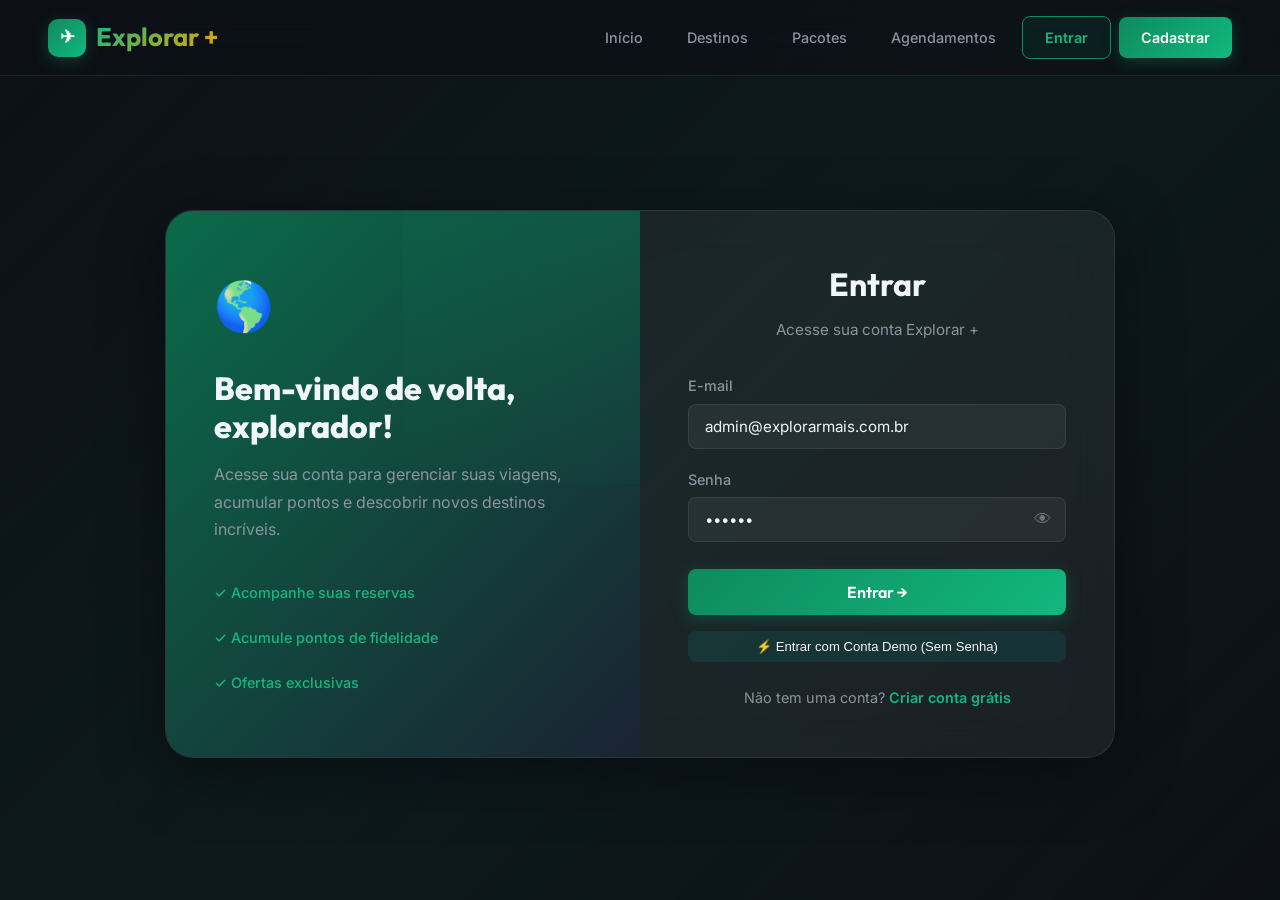
<file: html/usuario.html>
<!DOCTYPE html>
<html lang="pt-BR">

<head>
    <meta charset="UTF-8" />
    <meta name="viewport" content="width=device-width, initial-scale=1.0" />
    <meta name="description" content="Área do Usuário | Explorar + - Gerencie suas viagens, consulte seu saldo de pontos e personalize sua experiência." />
    <title>Área do Usuário - Explorar +</title>
    <link rel="stylesheet" href="../css/global.css" />
    <link rel="stylesheet" href="../css/usuario.css" />
</head>

<body>
    <!-- Page Loader -->
    <div class="page-loader">
        <div class="loader-spinner"></div>
    </div>

    <!-- Navbar -->
    <nav class="navbar-explorar">
        <a href="index.html" class="nav-logo">
            <div class="logo-icon">✈</div>
            <span>Explorar +</span>
        </a>
        <div class="nav-menu">
            <a href="index.html">Início</a>
            <a href="destinos.html">Destinos</a>
            <a href="pacotes.html">Pacotes</a>
            <a href="agendamentos.html">Agendamentos</a>
            <a href="questionario.html">Quiz</a>
            <a href="pontuacao.html">Fidelidade</a>
            <a href="usuario.html" class="active nav-btn-outline">👤 Minha Conta</a>
            <a href="../php/logout.php" class="nav-logout-btn">Sair</a>
        </div>
        <div class="nav-hamburger">
            <span></span><span></span><span></span>
        </div>
    </nav>

    <!-- Main Wrapper -->
    <main class="user-dashboard-wrapper">
        <div class="container-custom">
            <!-- User Welcome Banner -->
            <section class="user-welcome-card glass-card fade-up">
                <div class="user-avatar-wrap">
                    <div class="user-avatar" id="userAvatarText">VE</div>
                    <div class="user-badge-level" id="userTierBadge">🥉 Bronze</div>
                </div>
                <div class="user-welcome-info">
                    <span class="user-greeting-label">Bem-vindo(a) de volta,</span>
                    <h1 class="user-greeting-name" id="userNameDisplay">Viajante Explorador</h1>
                    <p class="user-email-display" id="userEmailDisplay">viajante@explorarmais.com.br</p>
                </div>
                <div class="user-quick-stats">
                    <div class="quick-stat-box">
                        <span class="quick-stat-title">Saldo Fidelidade</span>
                        <div class="quick-stat-val"><span id="userPointsDisplay">3.850</span> <small>pts</small></div>
                    </div>
                    <div class="quick-stat-box">
                        <span class="quick-stat-title">Viagens Marcadas</span>
                        <div class="quick-stat-val" id="userTripsCount">2</div>
                    </div>
                    <a href="agendamentos.html" class="btn-primary-custom btn-sm">➕ Nova Reserva</a>
                </div>
            </section>

            <!-- Dashboard Layout (Sidebar Tabs + Content Area) -->
            <div class="dashboard-grid">
                <!-- Navigation Tabs Sidebar -->
                <aside class="dashboard-sidebar glass-card fade-up">
                    <nav class="dash-tabs">
                        <button class="dash-tab active" data-tab="visao-geral">
                            <span class="dash-tab-icon">📊</span>
                            <span>Visão Geral</span>
                        </button>
                        <button class="dash-tab" data-tab="viagens">
                            <span class="dash-tab-icon">📅</span>
                            <span>Minhas Viagens</span>
                            <span class="tab-count-badge" id="tabViagensCount">2</span>
                        </button>
                        <button class="dash-tab" data-tab="fidelidade">
                            <span class="dash-tab-icon">💎</span>
                            <span>Pontos & Resgates</span>
                        </button>
                        <button class="dash-tab" data-tab="favoritos">
                            <span class="dash-tab-icon">❤️</span>
                            <span>Destinos Salvos</span>
                        </button>
                        <button class="dash-tab" data-tab="perfil">
                            <span class="dash-tab-icon">⚙️</span>
                            <span>Meus Dados</span>
                        </button>
                    </nav>
                </aside>

                <!-- Dashboard Content Panels -->
                <div class="dashboard-main-content">
                    
                    <!-- TAB 1: VISÃO GERAL -->
                    <section class="dash-panel active" id="tab-visao-geral">
                        <div class="panel-header fade-up">
                            <h2>Visão Geral do Viajante</h2>
                            <p>Acompanhe seus próximos roteiros e benefícios exclusivos na Explorar +</p>
                        </div>

                        <!-- Highlights Cards -->
                        <div class="overview-cards-grid">
                            <div class="overview-card glass-card fade-up">
                                <div class="overview-card-header">
                                    <div class="ov-icon">📍</div>
                                    <span class="ov-tag tag-destaque">Próxima Parada</span>
                                </div>
                                <h3 id="nextTripTitle">Brotas Aventura Radical</h3>
                                <p class="ov-date">Partida em: <strong id="nextTripDate">14 de Novembro de 2026</strong></p>
                                <div class="ov-footer">
                                    <span class="status-pill status-confirmado">Confirmado</span>
                                    <a href="agendamentos.html" class="link-details">Ver detalhes →</a>
                                </div>
                            </div>

                            <div class="overview-card glass-card fade-up">
                                <div class="overview-card-header">
                                    <div class="ov-icon">⭐</div>
                                    <span class="ov-tag">Nível do Clube</span>
                                </div>
                                <h3>Explorador Aventureiro</h3>
                                <div class="tier-progress-wrap">
                                    <div class="tier-progress-info">
                                        <span>3.850 / 5.000 pts</span>
                                        <span>77%</span>
                                    </div>
                                    <div class="tier-progress-bar">
                                        <div class="tier-progress-fill" style="width: 77%;"></div>
                                    </div>
                                </div>
                                <p class="tier-hint">Faltam <strong>1.150 pontos</strong> para o nível Desbravador e 10% OFF!</p>
                            </div>

                            <div class="overview-card glass-card fade-up">
                                <div class="overview-card-header">
                                    <div class="ov-icon">🧭</div>
                                    <span class="ov-tag">Quiz Realizado</span>
                                </div>
                                <h3>Seu Destino Ideal</h3>
                                <p class="ov-dest-match">Compatibilidade com: <strong class="highlight">Brotas (Ecoturismo)</strong></p>
                                <a href="questionario.html" class="btn-secondary-custom btn-xs">Refazer Quiz</a>
                            </div>
                        </div>

                        <!-- Próximas Viagens Preview -->
                        <div class="panel-sub-section glass-card fade-up">
                            <div class="section-flex-header">
                                <h3>Suas Próximas Reservas</h3>
                                <button class="btn-link" onclick="switchDashboardTab('viagens')">Ver todas as viagens →</button>
                            </div>
                            <div class="user-trips-list" id="overviewTripsContainer">
                                <!-- Preenchido dinamicamente via JS -->
                            </div>
                        </div>
                    </section>

                    <!-- TAB 2: MINHAS VIAGENS -->
                    <section class="dash-panel" id="tab-viagens">
                        <div class="panel-header fade-up">
                            <h2>Histórico de Viagens e Agendamentos</h2>
                            <p>Todas as suas viagens reservadas para Brotas, São Roque e Campos do Jordão</p>
                        </div>

                        <div class="user-trips-list" id="allTripsContainer">
                            <!-- Preenchido via JS com cards modernos -->
                        </div>
                    </section>

                    <!-- TAB 3: PONTOS & RESGATES -->
                    <section class="dash-panel" id="tab-fidelidade">
                        <div class="panel-header fade-up">
                            <h2>Explorar Points & Recompensas</h2>
                            <p>Resgate seus pontos por experiências e vantagens inesquecíveis</p>
                        </div>

                        <div class="points-balance-banner glass-card fade-up">
                            <div class="balance-left">
                                <span class="balance-sub">Saldo Disponível para Resgate</span>
                                <div class="balance-number"><span id="tabPointsBalance">3.850</span> <small>pontos</small></div>
                                <p>Ganhe 1 ponto a cada R$ 1 em viagens agendadas para Brotas, São Roque ou Campos do Jordão.</p>
                            </div>
                            <div class="balance-right">
                                <a href="pontuacao.html" class="btn-secondary-custom">Regras do Programa</a>
                            </div>
                        </div>

                        <div class="rewards-redeem-grid fade-up">
                            <div class="reward-box glass-card">
                                <div class="rb-icon">🍽️</div>
                                <h4>Jantar com Harmonização em São Roque</h4>
                                <p>Sequência de pratos com vinhos artesanais na Rota do Vinho</p>
                                <div class="rb-footer">
                                    <span class="rb-cost">3.000 pts</span>
                                    <button class="btn-primary-custom btn-xs" onclick="resgatarRecompensa('Jantar em São Roque', 3000)">Resgatar</button>
                                </div>
                            </div>

                            <div class="reward-box glass-card">
                                <div class="rb-icon">🛶</div>
                                <h4>Passeio de Rafting em Brotas</h4>
                                <p>Ingresso completo com guia especializado no Rio Jacaré-Pepira</p>
                                <div class="rb-footer">
                                    <span class="rb-cost">2.500 pts</span>
                                    <button class="btn-primary-custom btn-xs" onclick="resgatarRecompensa('Rafting em Brotas', 2500)">Resgatar</button>
                                </div>
                            </div>

                            <div class="reward-box glass-card">
                                <div class="rb-icon">🫕</div>
                                <h4>Rodízio de Fondue em Campos do Jordão</h4>
                                <p>Fondue doce e salgado tradicional em restaurante suíço no Capivari</p>
                                <div class="rb-footer">
                                    <span class="rb-cost">3.500 pts</span>
                                    <button class="btn-primary-custom btn-xs" onclick="resgatarRecompensa('Fondue em Campos do Jordão', 3500)">Resgatar</button>
                                </div>
                            </div>

                            <div class="reward-box glass-card">
                                <div class="rb-icon">🏨</div>
                                <h4>Upgrade de Quarto com Hidro</h4>
                                <p>Válido para pousadas parceiras nos 3 destinos exclusivos</p>
                                <div class="rb-footer">
                                    <span class="rb-cost">5.000 pts</span>
                                    <button class="btn-secondary-custom btn-xs" onclick="resgatarRecompensa('Upgrade de Hospedagem', 5000)">Resgatar</button>
                                </div>
                            </div>
                        </div>

                        <!-- Extrato de Pontuações -->
                        <div class="extrato-pontos-wrap glass-card fade-up">
                            <h3>Extrato Recente de Pontos</h3>
                            <div class="extrato-table-wrap">
                                <table class="extrato-table">
                                    <thead>
                                        <tr>
                                            <th>Data</th>
                                            <th>Descrição</th>
                                            <th>Tipo</th>
                                            <th>Pontos</th>
                                        </tr>
                                    </thead>
                                    <tbody id="extratoTableBody">
                                        <!-- Preenchido via JS -->
                                    </tbody>
                                </table>
                            </div>
                        </div>
                    </section>

                    <!-- TAB 4: DESTINOS FAVORITOS -->
                    <section class="dash-panel" id="tab-favoritos">
                        <div class="panel-header fade-up">
                            <h2>Seus Destinos Salvos</h2>
                            <p>Acesse rapidamente os destinos imperdíveis de São Paulo</p>
                        </div>

                        <div class="destinos-favoritos-grid fade-up">
                            <!-- Brotas Card -->
                            <div class="fav-dest-card glass-card">
                                <img src="https://images.pexels.com/photos/1761279/pexels-photo-1761279.jpeg?auto=compress&cs=tinysrgb&w=600" alt="Brotas" />
                                <div class="fav-dest-body">
                                    <span class="badge-custom badge-aventura">Aventura & Ecoturismo</span>
                                    <h3>Brotas, SP</h3>
                                    <p>Cachoeiras deslumbrantes, rafting radical e ar puro do interior.</p>
                                    <div class="fav-dest-foot">
                                        <span class="fav-price">A partir de R$ 890</span>
                                        <a href="agendamentos.html?destino=Brotas" class="btn-primary-custom btn-xs">Reservar</a>
                                    </div>
                                </div>
                            </div>

                            <!-- São Roque Card -->
                            <div class="fav-dest-card glass-card">
                                <img src="https://images.pexels.com/photos/2983101/pexels-photo-2983101.jpeg?auto=compress&cs=tinysrgb&w=600" alt="São Roque" />
                                <div class="fav-dest-body">
                                    <span class="badge-custom badge-enoturismo">Rota do Vinho</span>
                                    <h3>São Roque, SP</h3>
                                    <p>Vinícolas renomadas, gastronomia artesanal e clima bucólico.</p>
                                    <div class="fav-dest-foot">
                                        <span class="fav-price">A partir de R$ 650</span>
                                        <a href="agendamentos.html?destino=SaoRoque" class="btn-primary-custom btn-xs">Reservar</a>
                                    </div>
                                </div>
                            </div>

                            <!-- Campos do Jordão Card -->
                            <div class="fav-dest-card glass-card">
                                <img src="https://images.pexels.com/photos/1486974/pexels-photo-1486974.jpeg?auto=compress&cs=tinysrgb&w=600" alt="Campos do Jordão" />
                                <div class="fav-dest-body">
                                    <span class="badge-custom badge-serra">Serra & Romântico</span>
                                    <h3>Campos do Jordão, SP</h3>
                                    <p>A Suíça brasileira na Mantiqueira com fondues e chocolates finos.</p>
                                    <div class="fav-dest-foot">
                                        <span class="fav-price">A partir de R$ 1.150</span>
                                        <a href="agendamentos.html?destino=CamposDoJordao" class="btn-primary-custom btn-xs">Reservar</a>
                                    </div>
                                </div>
                            </div>
                        </div>
                    </section>

                    <!-- TAB 5: MEUS DADOS -->
                    <section class="dash-panel" id="tab-perfil">
                        <div class="panel-header fade-up">
                            <h2>Meus Dados Cadastrais</h2>
                            <p>Mantenha suas informações de contato atualizadas para suas viagens</p>
                        </div>

                        <div class="profile-form-wrap glass-card fade-up">
                            <form id="profileForm">
                                <div class="form-row-2">
                                    <div class="form-group-custom">
                                        <label for="profNome">Nome Completo</label>
                                        <input type="text" id="profNome" value="Viajante Explorador" required />
                                    </div>
                                    <div class="form-group-custom">
                                        <label for="profEmail">E-mail</label>
                                        <input type="email" id="profEmail" value="viajante@explorarmais.com.br" required />
                                    </div>
                                </div>

                                <div class="form-row-2">
                                    <div class="form-group-custom">
                                        <label for="profTelefone">WhatsApp / Telefone</label>
                                        <input type="tel" id="profTelefone" value="(11) 98765-4321" />
                                    </div>
                                    <div class="form-group-custom">
                                        <label for="profSenha">Alterar Senha</label>
                                        <input type="password" id="profSenha" placeholder="Deixe em branco para manter a atual" />
                                    </div>
                                </div>

                                <div class="form-actions-right">
                                    <button type="submit" class="btn-primary-custom">Salvar Alterações</button>
                                </div>
                            </form>
                        </div>
                    </section>

                </div>
            </div>
        </div>
    </main>

    <!-- Modal de Voucher / Detalhes de Viagem -->
    <div class="modal-overlay" id="tripModal">
        <div class="modal-box glass-card">
            <button class="modal-close" id="closeTripModal">&times;</button>
            <div class="modal-content" id="tripModalContent">
                <!-- Conteúdo do comprovante -->
            </div>
        </div>
    </div>

    <!-- Footer -->
    <footer class="footer-explorar">
        <div class="footer-grid">
            <div class="footer-brand">
                <div class="footer-logo">✈ <span>Explorar +</span></div>
                <p>Especialistas em experiências memoráveis em Brotas, São Roque e Campos do Jordão.</p>
                <div class="footer-social"><a href="#">📷</a><a href="#">📘</a><a href="#">💬</a><a href="#">▶️</a></div>
            </div>
            <div class="footer-col"><h4>Navegação</h4><a href="index.html">Início</a><a href="destinos.html">Destinos</a><a href="pacotes.html">Pacotes</a><a href="agendamentos.html">Agendamentos</a><a href="questionario.html">Quiz</a></div>
            <div class="footer-col"><h4>Suporte</h4><a href="#">Central de Ajuda</a><a href="#">Termos de Uso</a><a href="#">Privacidade</a></div>
            <div class="footer-col"><h4>Contato</h4><a href="#">📍 São Paulo, SP</a><a href="#">📞 (11) 9 8765-4321</a><a href="#">✉️ contato@explorarmais.com.br</a></div>
        </div>
        <div class="footer-bottom"><span>© 2026 Explorar +. Todos os direitos reservados.</span><span>Feito com ❤️ para viajantes</span></div>
    </footer>

    <script src="../JS/main.js"></script>
    <script src="../JS/usuario.js"></script>
</body>

</html>
</file>
<file: css/global.css>
/* =========================================
   EXPLORAR + | Global Design System
   ========================================= */

/* Google Fonts */
@import url('https://fonts.googleapis.com/css2?family=Outfit:wght@300;400;500;600;700;800;900&family=Inter:wght@300;400;500;600;700&display=swap');

/* ---- CSS Variables ---- */
:root {
    --primary: #0e8a5f;
    --primary-light: #12b87f;
    --primary-dark: #0a6b4a;
    --primary-glow: rgba(14, 138, 95, 0.35);
    --accent: #f0a500;
    --accent-light: #ffc847;
    --secondary: #1a2332;
    --secondary-light: #243447;
    --bg-dark: #0d1117;
    --bg-card: rgba(255, 255, 255, 0.04);
    --bg-glass: rgba(255, 255, 255, 0.06);
    --bg-glass-hover: rgba(255, 255, 255, 0.1);
    --text-primary: #f0f6fc;
    --text-secondary: #8b949e;
    --text-muted: #6e7681;
    --border-color: rgba(255, 255, 255, 0.08);
    --border-hover: rgba(14, 138, 95, 0.4);
    --shadow-sm: 0 2px 8px rgba(0, 0, 0, 0.2);
    --shadow-md: 0 8px 32px rgba(0, 0, 0, 0.3);
    --shadow-lg: 0 16px 64px rgba(0, 0, 0, 0.4);
    --shadow-glow: 0 0 40px var(--primary-glow);
    --radius-sm: 8px;
    --radius-md: 14px;
    --radius-lg: 20px;
    --radius-xl: 28px;
    --transition-fast: 0.2s cubic-bezier(0.4, 0, 0.2, 1);
    --transition-smooth: 0.4s cubic-bezier(0.4, 0, 0.2, 1);
    --transition-spring: 0.5s cubic-bezier(0.34, 1.56, 0.64, 1);
    --font-primary: 'Outfit', sans-serif;
    --font-body: 'Inter', sans-serif;
}

/* ---- Reset & Base ---- */
*, *::before, *::after {
    margin: 0;
    padding: 0;
    box-sizing: border-box;
}

html {
    scroll-behavior: smooth;
    font-size: 16px;
}

body {
    font-family: var(--font-body);
    background: var(--bg-dark);
    color: var(--text-primary);
    line-height: 1.6;
    overflow-x: hidden;
    min-height: 100vh;
}

a {
    text-decoration: none;
    color: inherit;
    transition: color var(--transition-fast);
}

img {
    max-width: 100%;
    height: auto;
    display: block;
}

ul {
    list-style: none;
}

/* ---- Scroll Animations ---- */
.fade-up {
    opacity: 0;
    transform: translateY(40px);
    transition: opacity 0.7s ease, transform 0.7s ease;
}
.fade-up.visible {
    opacity: 1;
    transform: translateY(0);
}

.fade-left {
    opacity: 0;
    transform: translateX(-40px);
    transition: opacity 0.7s ease, transform 0.7s ease;
}
.fade-left.visible {
    opacity: 1;
    transform: translateX(0);
}

.fade-right {
    opacity: 0;
    transform: translateX(40px);
    transition: opacity 0.7s ease, transform 0.7s ease;
}
.fade-right.visible {
    opacity: 1;
    transform: translateX(0);
}

.scale-in {
    opacity: 0;
    transform: scale(0.9);
    transition: opacity 0.6s ease, transform 0.6s ease;
}
.scale-in.visible {
    opacity: 1;
    transform: scale(1);
}

/* ---- Navbar Global ---- */
.navbar-explorar {
    position: fixed;
    top: 0;
    left: 0;
    right: 0;
    z-index: 1000;
    display: flex;
    justify-content: space-between;
    align-items: center;
    padding: 1rem 3rem;
    background: rgba(13, 17, 23, 0.7);
    backdrop-filter: blur(20px);
    -webkit-backdrop-filter: blur(20px);
    border-bottom: 1px solid var(--border-color);
    transition: all var(--transition-smooth);
}

.navbar-explorar.scrolled {
    padding: 0.7rem 3rem;
    background: rgba(13, 17, 23, 0.95);
    box-shadow: var(--shadow-md);
}

.nav-logo {
    display: flex;
    align-items: center;
    gap: 10px;
    font-family: var(--font-primary);
    font-size: 1.6rem;
    font-weight: 700;
    color: var(--text-primary);
    text-decoration: none;
}

.nav-logo .logo-icon {
    width: 38px;
    height: 38px;
    background: linear-gradient(135deg, var(--primary), var(--primary-light));
    border-radius: 10px;
    display: flex;
    align-items: center;
    justify-content: center;
    font-size: 1.1rem;
    box-shadow: 0 4px 15px var(--primary-glow);
}

.nav-logo span {
    background: linear-gradient(135deg, var(--primary-light), var(--accent));
    -webkit-background-clip: text;
    -webkit-text-fill-color: transparent;
    background-clip: text;
}

.nav-menu {
    display: flex;
    align-items: center;
    gap: 8px;
}

.nav-menu a {
    padding: 8px 18px;
    border-radius: var(--radius-sm);
    font-size: 0.9rem;
    font-weight: 500;
    color: var(--text-secondary);
    transition: all var(--transition-fast);
    position: relative;
}

.nav-menu a:hover {
    color: var(--text-primary);
    background: var(--bg-glass);
}

.nav-menu a.active {
    color: var(--primary-light);
    background: rgba(14, 138, 95, 0.1);
}

.nav-btn {
    padding: 9px 22px !important;
    background: linear-gradient(135deg, var(--primary), var(--primary-light)) !important;
    color: white !important;
    border-radius: var(--radius-sm) !important;
    font-weight: 600 !important;
    box-shadow: 0 4px 15px var(--primary-glow);
    transition: all var(--transition-fast) !important;
}

.nav-btn:hover {
    transform: translateY(-2px);
    box-shadow: 0 6px 25px var(--primary-glow) !important;
    background: linear-gradient(135deg, var(--primary-light), var(--primary)) !important;
}

.nav-btn-outline {
    padding: 9px 22px !important;
    border: 1px solid var(--primary) !important;
    color: var(--primary-light) !important;
    border-radius: var(--radius-sm) !important;
    font-weight: 600 !important;
    transition: all var(--transition-fast) !important;
}

.nav-btn-outline:hover {
    background: rgba(14, 138, 95, 0.1) !important;
    border-color: var(--primary-light) !important;
}

/* Hamburger */
.nav-hamburger {
    display: none;
    flex-direction: column;
    gap: 5px;
    cursor: pointer;
    padding: 5px;
    z-index: 1001;
}

.nav-hamburger span {
    width: 25px;
    height: 2.5px;
    background: var(--text-primary);
    border-radius: 2px;
    transition: all var(--transition-smooth);
}

.nav-hamburger.active span:nth-child(1) {
    transform: rotate(45deg) translate(5px, 5px);
}

.nav-hamburger.active span:nth-child(2) {
    opacity: 0;
}

.nav-hamburger.active span:nth-child(3) {
    transform: rotate(-45deg) translate(5px, -5px);
}

/* ---- Buttons Global ---- */
.btn-primary-custom {
    display: inline-flex;
    align-items: center;
    gap: 8px;
    padding: 12px 28px;
    background: linear-gradient(135deg, var(--primary), var(--primary-light));
    color: white;
    border: none;
    border-radius: var(--radius-sm);
    font-family: var(--font-primary);
    font-size: 1rem;
    font-weight: 600;
    cursor: pointer;
    transition: all var(--transition-fast);
    box-shadow: 0 4px 15px var(--primary-glow);
    text-decoration: none;
}

.btn-primary-custom:hover {
    transform: translateY(-3px);
    box-shadow: 0 8px 30px var(--primary-glow);
    color: white;
}

.btn-secondary-custom {
    display: inline-flex;
    align-items: center;
    gap: 8px;
    padding: 12px 28px;
    background: transparent;
    color: var(--text-primary);
    border: 1px solid var(--border-color);
    border-radius: var(--radius-sm);
    font-family: var(--font-primary);
    font-size: 1rem;
    font-weight: 600;
    cursor: pointer;
    transition: all var(--transition-fast);
    text-decoration: none;
}

.btn-secondary-custom:hover {
    border-color: var(--primary);
    background: rgba(14, 138, 95, 0.08);
    color: var(--primary-light);
    transform: translateY(-3px);
}

/* ---- Section Titles ---- */
.section-header {
    text-align: center;
    margin-bottom: 4rem;
}

.section-tag {
    display: inline-block;
    padding: 6px 16px;
    background: rgba(14, 138, 95, 0.1);
    border: 1px solid rgba(14, 138, 95, 0.2);
    border-radius: 50px;
    font-size: 0.8rem;
    font-weight: 600;
    color: var(--primary-light);
    text-transform: uppercase;
    letter-spacing: 1.5px;
    margin-bottom: 1rem;
}

.section-title {
    font-family: var(--font-primary);
    font-size: 2.8rem;
    font-weight: 800;
    line-height: 1.2;
    margin-bottom: 1rem;
    color: var(--text-primary);
}

.section-title .highlight {
    background: linear-gradient(135deg, var(--primary-light), var(--accent));
    -webkit-background-clip: text;
    -webkit-text-fill-color: transparent;
    background-clip: text;
}

.section-subtitle {
    font-size: 1.1rem;
    color: var(--text-secondary);
    max-width: 600px;
    margin: 0 auto;
}

/* ---- Cards Global ---- */
.glass-card {
    background: var(--bg-glass);
    border: 1px solid var(--border-color);
    border-radius: var(--radius-lg);
    padding: 2rem;
    transition: all var(--transition-smooth);
    backdrop-filter: blur(10px);
}

.glass-card:hover {
    background: var(--bg-glass-hover);
    border-color: var(--border-hover);
    transform: translateY(-5px);
    box-shadow: var(--shadow-glow);
}

/* ---- Footer Global ---- */
.footer-explorar {
    background: var(--secondary);
    border-top: 1px solid var(--border-color);
    padding: 4rem 3rem 2rem;
}

.footer-grid {
    display: grid;
    grid-template-columns: 2fr 1fr 1fr 1fr;
    gap: 3rem;
    max-width: 1200px;
    margin: 0 auto;
}

.footer-brand .footer-logo {
    font-family: var(--font-primary);
    font-size: 1.5rem;
    font-weight: 700;
    margin-bottom: 1rem;
}

.footer-brand .footer-logo span {
    background: linear-gradient(135deg, var(--primary-light), var(--accent));
    -webkit-background-clip: text;
    -webkit-text-fill-color: transparent;
    background-clip: text;
}

.footer-brand p {
    color: var(--text-secondary);
    font-size: 0.9rem;
    line-height: 1.7;
    margin-bottom: 1.5rem;
}

.footer-social {
    display: flex;
    gap: 12px;
}

.footer-social a {
    width: 40px;
    height: 40px;
    display: flex;
    align-items: center;
    justify-content: center;
    background: var(--bg-glass);
    border: 1px solid var(--border-color);
    border-radius: var(--radius-sm);
    color: var(--text-secondary);
    transition: all var(--transition-fast);
    font-size: 1.1rem;
}

.footer-social a:hover {
    background: var(--primary);
    border-color: var(--primary);
    color: white;
    transform: translateY(-3px);
}

.footer-col h4 {
    font-family: var(--font-primary);
    font-size: 1rem;
    font-weight: 600;
    margin-bottom: 1.2rem;
    color: var(--text-primary);
}

.footer-col a {
    display: block;
    color: var(--text-secondary);
    font-size: 0.9rem;
    padding: 4px 0;
    transition: all var(--transition-fast);
}

.footer-col a:hover {
    color: var(--primary-light);
    transform: translateX(5px);
}

.footer-bottom {
    max-width: 1200px;
    margin: 3rem auto 0;
    padding-top: 2rem;
    border-top: 1px solid var(--border-color);
    display: flex;
    justify-content: space-between;
    align-items: center;
    color: var(--text-muted);
    font-size: 0.85rem;
}

/* ---- Form Styles Global ---- */
.form-glass {
    background: var(--bg-glass);
    border: 1px solid var(--border-color);
    border-radius: var(--radius-xl);
    padding: 3rem;
    backdrop-filter: blur(20px);
    max-width: 500px;
    width: 100%;
    margin: 0 auto;
}

.form-glass h1, .form-glass h2 {
    font-family: var(--font-primary);
    text-align: center;
    margin-bottom: 0.5rem;
    font-weight: 700;
    color: var(--text-primary);
}

.form-glass .form-subtitle {
    text-align: center;
    color: var(--text-secondary);
    margin-bottom: 2rem;
    font-size: 0.95rem;
}

.form-group {
    margin-bottom: 1.2rem;
}

.form-group label {
    display: block;
    margin-bottom: 6px;
    font-size: 0.9rem;
    font-weight: 500;
    color: var(--text-secondary);
}

.form-group input,
.form-group select,
.form-group textarea {
    width: 100%;
    padding: 12px 16px;
    background: rgba(255, 255, 255, 0.05);
    border: 1px solid var(--border-color);
    border-radius: var(--radius-sm);
    color: var(--text-primary);
    font-family: var(--font-body);
    font-size: 0.95rem;
    transition: all var(--transition-fast);
    outline: none;
}

.form-group input:focus,
.form-group select:focus,
.form-group textarea:focus {
    border-color: var(--primary);
    box-shadow: 0 0 0 3px var(--primary-glow);
    background: rgba(255, 255, 255, 0.08);
}

.form-group input::placeholder {
    color: var(--text-muted);
}

.password-container {
    position: relative;
}

.password-toggle {
    position: absolute;
    right: 14px;
    top: 50%;
    transform: translateY(-50%);
    background: none;
    border: none;
    color: var(--text-muted);
    cursor: pointer;
    font-size: 1.1rem;
    transition: color var(--transition-fast);
    padding: 0;
}

.password-toggle:hover {
    color: var(--text-primary);
}

.form-submit {
    width: 100%;
    padding: 13px;
    background: linear-gradient(135deg, var(--primary), var(--primary-light));
    color: white;
    border: none;
    border-radius: var(--radius-sm);
    font-family: var(--font-primary);
    font-size: 1rem;
    font-weight: 600;
    cursor: pointer;
    transition: all var(--transition-fast);
    box-shadow: 0 4px 15px var(--primary-glow);
    margin-top: 0.5rem;
}

.form-submit:hover {
    transform: translateY(-2px);
    box-shadow: 0 8px 30px var(--primary-glow);
}

.form-links {
    text-align: center;
    margin-top: 1.5rem;
    color: var(--text-secondary);
    font-size: 0.9rem;
}

.form-links a {
    color: var(--primary-light);
    font-weight: 600;
    transition: color var(--transition-fast);
}

.form-links a:hover {
    color: var(--accent);
}

/* ---- Utility ---- */
.container-custom {
    max-width: 1200px;
    margin: 0 auto;
    padding: 0 2rem;
}

.page-wrapper {
    padding-top: 80px;
    min-height: 100vh;
}

/* Stars rating */
.stars {
    color: var(--accent);
    font-size: 0.9rem;
    letter-spacing: 2px;
}

/* Badge */
.badge-custom {
    display: inline-block;
    padding: 4px 12px;
    border-radius: 50px;
    font-size: 0.75rem;
    font-weight: 600;
    text-transform: uppercase;
    letter-spacing: 0.5px;
}

.badge-praia { background: rgba(0, 150, 255, 0.15); color: #60b4ff; }
.badge-serra { background: rgba(100, 200, 100, 0.15); color: #7ddf7d; }
.badge-aventura { background: rgba(255, 150, 0, 0.15); color: #ffb347; }
.badge-enoturismo { background: rgba(192, 38, 211, 0.18); color: #e879f9; border: 1px solid rgba(192, 38, 211, 0.3); }
.badge-cultural { background: rgba(200, 100, 255, 0.15); color: #d47dff; }
.badge-destaque { background: rgba(240, 165, 0, 0.15); color: var(--accent); }

/* Status Badges */
.status-pendente { background: rgba(255, 200, 0, 0.15); color: #ffc847; }
.status-confirmado { background: rgba(14, 138, 95, 0.15); color: var(--primary-light); }
.status-cancelado { background: rgba(255, 80, 80, 0.15); color: #ff6b6b; }
.status-concluido { background: rgba(100, 200, 255, 0.15); color: #64c8ff; }

/* Loader */
.page-loader {
    position: fixed;
    top: 0;
    left: 0;
    width: 100%;
    height: 100%;
    background: var(--bg-dark);
    display: flex;
    align-items: center;
    justify-content: center;
    z-index: 9999;
    transition: opacity 0.5s ease, visibility 0.5s ease;
}

.page-loader.hidden {
    opacity: 0;
    visibility: hidden;
}

.loader-spinner {
    width: 50px;
    height: 50px;
    border: 3px solid var(--border-color);
    border-top-color: var(--primary-light);
    border-radius: 50%;
    animation: spin 0.8s linear infinite;
}

@keyframes spin {
    to { transform: rotate(360deg); }
}

/* ---- Responsive ---- */
@media (max-width: 992px) {
    .navbar-explorar {
        padding: 1rem 1.5rem;
    }

    .nav-hamburger {
        display: flex;
    }

    .nav-menu {
        position: fixed;
        top: 0;
        right: -100%;
        width: 280px;
        height: 100vh;
        background: rgba(13, 17, 23, 0.98);
        backdrop-filter: blur(20px);
        flex-direction: column;
        padding: 80px 2rem 2rem;
        gap: 4px;
        transition: right var(--transition-smooth);
        border-left: 1px solid var(--border-color);
    }

    .nav-menu.active {
        right: 0;
    }

    .nav-menu a {
        width: 100%;
        padding: 12px 18px;
    }

    .section-title {
        font-size: 2rem;
    }

    .footer-grid {
        grid-template-columns: 1fr 1fr;
        gap: 2rem;
    }

    .footer-bottom {
        flex-direction: column;
        gap: 1rem;
        text-align: center;
    }
}

@media (max-width: 600px) {
    .navbar-explorar {
        padding: 0.8rem 1rem;
    }

    .section-title {
        font-size: 1.6rem;
    }

    .section-subtitle {
        font-size: 0.95rem;
    }

    .footer-grid {
        grid-template-columns: 1fr;
    }

    .form-glass {
        padding: 2rem 1.5rem;
        border-radius: var(--radius-lg);
    }

    .container-custom {
        padding: 0 1rem;
    }
}

/* ---- Keyframes ---- */
@keyframes float {
    0%, 100% { transform: translateY(0); }
    50% { transform: translateY(-10px); }
}

@keyframes pulse-glow {
    0%, 100% { box-shadow: 0 0 20px var(--primary-glow); }
    50% { box-shadow: 0 0 40px var(--primary-glow); }
}

@keyframes gradient-shift {
    0% { background-position: 0% 50%; }
    50% { background-position: 100% 50%; }
    100% { background-position: 0% 50%; }
}

@keyframes slide-up {
    from { opacity: 0; transform: translateY(30px); }
    to { opacity: 1; transform: translateY(0); }
}

@keyframes fade-in {
    from { opacity: 0; }
    to { opacity: 1; }
}
</file>
<file: css/agendamentos.css>
/* ========================================================
   EXPLORAR + | Agendamentos & Viagens Styles
   ======================================================== */

.booking-page-wrapper {
    padding-top: calc(var(--nav-height) + 2rem);
    padding-bottom: 5rem;
    min-height: 100vh;
}

/* Hero */
.booking-hero {
    text-align: center;
    padding: 3rem 0 2rem;
}

/* Booking Grid */
.booking-grid {
    display: grid;
    grid-template-columns: 1fr 380px;
    gap: 2.5rem;
    align-items: flex-start;
    margin-top: 1.5rem;
    margin-bottom: 4rem;
}

/* Steps in Form */
.booking-step {
    padding: 2rem;
    border-radius: var(--radius-lg);
    margin-bottom: 2rem;
    background: rgba(15, 23, 42, 0.65);
    border: 1px solid var(--border-glow);
}

.step-badge-title {
    display: flex;
    align-items: center;
    gap: 0.8rem;
    margin-bottom: 0.5rem;
}

.step-badge {
    width: 32px;
    height: 32px;
    border-radius: 50%;
    background: linear-gradient(135deg, var(--teal-500), var(--coral-500));
    color: #fff;
    display: flex;
    align-items: center;
    justify-content: center;
    font-weight: 800;
    font-size: 0.95rem;
    box-shadow: 0 0 12px rgba(13, 148, 136, 0.4);
}

.step-badge-title h3 {
    font-size: 1.35rem;
    font-weight: 700;
    color: var(--text-primary);
}

.step-hint {
    color: var(--text-secondary);
    font-size: 0.9rem;
    margin-bottom: 1.5rem;
}

/* Destination Radio Cards */
.dest-select-grid {
    display: grid;
    grid-template-columns: repeat(auto-fit, minmax(200px, 1fr));
    gap: 1.2rem;
}

.dest-radio-card {
    cursor: pointer;
    position: relative;
}

.dest-radio-card input {
    position: absolute;
    opacity: 0;
}

.dest-card-inner {
    border-radius: var(--radius-md);
    overflow: hidden;
    background: rgba(255, 255, 255, 0.03);
    border: 2px solid rgba(255, 255, 255, 0.08);
    transition: var(--transition-normal);
}

.dest-radio-card:hover .dest-card-inner {
    border-color: rgba(13, 148, 136, 0.4);
    transform: translateY(-3px);
}

.dest-radio-card input:checked + .dest-card-inner {
    border-color: var(--teal-400);
    background: rgba(13, 148, 136, 0.1);
    box-shadow: 0 0 20px rgba(13, 148, 136, 0.3);
}

.dest-card-img {
    height: 110px;
    background-size: cover;
    background-position: center;
}

.dest-card-details {
    padding: 1rem;
}

.dest-card-details h4 {
    font-size: 1.05rem;
    font-weight: 700;
    color: var(--text-primary);
    margin-bottom: 0.2rem;
}

.dest-card-details span {
    display: block;
    font-size: 0.78rem;
    color: var(--teal-400);
    margin-bottom: 0.4rem;
}

.dest-min-price {
    font-size: 0.8rem;
    color: var(--gold-400);
    font-weight: 700;
}

/* Package Select Cards */
.package-select-list {
    display: flex;
    flex-direction: column;
    gap: 1rem;
}

.package-choice-card {
    display: flex;
    align-items: center;
    justify-content: space-between;
    gap: 1rem;
    padding: 1.2rem 1.5rem;
    border-radius: var(--radius-md);
    background: rgba(255, 255, 255, 0.025);
    border: 1px solid rgba(255, 255, 255, 0.08);
    cursor: pointer;
    transition: var(--transition-normal);
}

.package-choice-card:hover {
    border-color: rgba(13, 148, 136, 0.3);
    background: rgba(255, 255, 255, 0.05);
}

.package-choice-card.selected {
    border-color: var(--teal-400);
    background: rgba(13, 148, 136, 0.12);
    box-shadow: 0 4px 15px rgba(13, 148, 136, 0.2);
}

.package-choice-left {
    display: flex;
    align-items: center;
    gap: 1.2rem;
}

.package-radio-mark {
    width: 22px;
    height: 22px;
    border-radius: 50%;
    border: 2px solid var(--text-muted);
    display: flex;
    align-items: center;
    justify-content: center;
    flex-shrink: 0;
}

.package-choice-card.selected .package-radio-mark {
    border-color: var(--teal-400);
    background: var(--teal-500);
}

.package-radio-mark::after {
    content: '';
    width: 8px;
    height: 8px;
    border-radius: 50%;
    background: #fff;
    opacity: 0;
    transition: opacity 0.2s;
}

.package-choice-card.selected .package-radio-mark::after {
    opacity: 1;
}

.package-choice-info h4 {
    font-size: 1.05rem;
    font-weight: 700;
    margin-bottom: 0.2rem;
}

.package-choice-info p {
    font-size: 0.85rem;
    color: var(--text-secondary);
}

.package-choice-price {
    text-align: right;
    min-width: 120px;
}

.package-choice-price strong {
    font-size: 1.25rem;
    color: var(--gold-400);
    display: block;
}

.package-choice-price small {
    font-size: 0.75rem;
    color: var(--text-muted);
}

/* Travelers Counter */
.travelers-counter-wrap {
    display: flex;
    align-items: center;
    justify-content: space-between;
    padding: 1.2rem;
    background: rgba(255, 255, 255, 0.03);
    border: 1px solid rgba(255, 255, 255, 0.08);
    border-radius: var(--radius-md);
    margin-top: 1.2rem;
}

.travelers-label {
    display: block;
    font-weight: 700;
    font-size: 0.95rem;
    color: var(--text-primary);
}

.travelers-desc {
    font-size: 0.8rem;
    color: var(--text-secondary);
}

.counter-ctrls {
    display: flex;
    align-items: center;
    gap: 1rem;
}

.btn-counter {
    width: 36px;
    height: 36px;
    border-radius: var(--radius-sm);
    background: rgba(255, 255, 255, 0.08);
    border: 1px solid rgba(255, 255, 255, 0.15);
    color: var(--text-primary);
    font-size: 1.3rem;
    font-weight: 700;
    cursor: pointer;
    display: flex;
    align-items: center;
    justify-content: center;
    transition: var(--transition-fast);
}

.btn-counter:hover {
    background: var(--teal-500);
    color: #fff;
    border-color: var(--teal-500);
}

.counter-val {
    font-size: 1.2rem;
    font-weight: 800;
    min-width: 24px;
    text-align: center;
}

/* Extras Checkboxes */
.extras-list {
    display: flex;
    flex-direction: column;
    gap: 0.8rem;
}

.extra-checkbox-item {
    display: flex;
    align-items: flex-start;
    gap: 1rem;
    padding: 1rem 1.2rem;
    background: rgba(255, 255, 255, 0.025);
    border: 1px solid rgba(255, 255, 255, 0.06);
    border-radius: var(--radius-md);
    cursor: pointer;
    transition: var(--transition-fast);
}

.extra-checkbox-item:hover {
    background: rgba(255, 255, 255, 0.05);
}

.extra-checkbox-item input {
    margin-top: 4px;
    width: 18px;
    height: 18px;
    accent-color: var(--teal-500);
    cursor: pointer;
}

.extra-info strong {
    display: block;
    font-size: 0.95rem;
    color: var(--text-primary);
    margin-bottom: 0.2rem;
}

.extra-info span {
    font-size: 0.8rem;
    color: var(--text-secondary);
}

textarea {
    width: 100%;
    background: rgba(255, 255, 255, 0.05);
    border: 1px solid rgba(255, 255, 255, 0.12);
    padding: 0.8rem 1rem;
    border-radius: var(--radius-md);
    color: var(--text-primary);
    font-family: var(--font-primary);
    font-size: 0.95rem;
    outline: none;
    resize: vertical;
    transition: var(--transition-fast);
}

textarea:focus {
    border-color: var(--teal-400);
    box-shadow: 0 0 10px rgba(13, 148, 136, 0.3);
}

/* Sticky Summary Card */
.booking-summary-col {
    position: sticky;
    top: calc(var(--nav-height) + 1.5rem);
}

.summary-card {
    border-radius: var(--radius-xl);
    overflow: hidden;
    border: 1px solid var(--border-glow);
    background: rgba(15, 23, 42, 0.8);
    box-shadow: 0 15px 40px rgba(0, 0, 0, 0.4);
}

.summary-img-header {
    height: 160px;
    background-size: cover;
    background-position: center;
    position: relative;
    padding: 1rem;
}

.summary-badge-dest {
    position: absolute;
    bottom: 1rem;
    left: 1rem;
    background: rgba(15, 23, 42, 0.85);
    border: 1px solid var(--teal-400);
    color: var(--teal-300);
    padding: 4px 12px;
    border-radius: var(--radius-full);
    font-size: 0.8rem;
    font-weight: 700;
}

.summary-body {
    padding: 1.8rem;
}

.summary-body h3 {
    font-size: 1.3rem;
    font-weight: 700;
    margin-bottom: 0.2rem;
}

.summary-dest-name {
    font-size: 0.85rem;
    color: var(--text-secondary);
    margin-bottom: 1.2rem;
}

.summary-specs {
    display: flex;
    flex-direction: column;
    gap: 0.6rem;
    background: rgba(255, 255, 255, 0.03);
    padding: 1rem;
    border-radius: var(--radius-md);
    font-size: 0.85rem;
}

.spec-row {
    display: flex;
    justify-content: space-between;
}

.spec-row span {
    color: var(--text-muted);
}

.summary-divider {
    height: 1px;
    background: rgba(255, 255, 255, 0.1);
    margin: 1.2rem 0;
}

.summary-breakdown {
    display: flex;
    flex-direction: column;
    gap: 0.6rem;
    margin-bottom: 1.2rem;
}

.price-row {
    display: flex;
    justify-content: space-between;
    font-size: 0.9rem;
    color: var(--text-secondary);
}

.total-row {
    margin-top: 0.6rem;
    padding-top: 0.6rem;
    border-top: 1px dashed rgba(255, 255, 255, 0.15);
    font-size: 1.1rem;
    font-weight: 700;
    color: var(--text-primary);
}

.total-highlight {
    font-size: 1.5rem;
    font-weight: 900;
    color: var(--gold-400);
}

.loyalty-points-gain {
    display: flex;
    align-items: center;
    gap: 0.8rem;
    background: rgba(217, 119, 6, 0.12);
    border: 1px solid rgba(217, 119, 6, 0.3);
    padding: 0.8rem 1rem;
    border-radius: var(--radius-md);
    margin-bottom: 1.5rem;
}

.coin-icon {
    font-size: 1.4rem;
}

.loyalty-points-gain strong {
    display: block;
    font-size: 0.75rem;
    color: var(--text-muted);
    text-transform: uppercase;
}

.points-gain-val {
    font-size: 1.05rem;
    font-weight: 800;
    color: var(--gold-400);
}

.safe-checkout-note {
    text-align: center;
    font-size: 0.75rem;
    color: var(--text-muted);
    margin-top: 0.8rem;
}

/* Recent Bookings */
.user-bookings-preview {
    margin-top: 2rem;
    padding-top: 3rem;
    border-top: 1px solid rgba(255, 255, 255, 0.08);
}

.recent-bookings-grid {
    display: grid;
    grid-template-columns: repeat(auto-fit, minmax(300px, 1fr));
    gap: 1.5rem;
}

.booking-preview-card {
    display: flex;
    gap: 1rem;
    padding: 1.2rem;
    border-radius: var(--radius-lg);
    border: 1px solid rgba(255, 255, 255, 0.08);
}

.bp-thumb {
    width: 90px;
    height: 90px;
    border-radius: var(--radius-sm);
    overflow: hidden;
    flex-shrink: 0;
}

.bp-thumb img {
    width: 100%;
    height: 100%;
    object-fit: cover;
}

.bp-info h4 {
    font-size: 1rem;
    font-weight: 700;
    margin-bottom: 0.2rem;
}

.bp-info p {
    font-size: 0.8rem;
    color: var(--text-secondary);
}

.bp-badge {
    display: inline-block;
    margin-top: 0.5rem;
    padding: 3px 8px;
    border-radius: var(--radius-full);
    font-size: 0.7rem;
    font-weight: 700;
    background: rgba(34, 197, 94, 0.15);
    color: #4ade80;
    border: 1px solid rgba(34, 197, 94, 0.3);
}

/* Responsive */
@media (max-width: 992px) {
    .booking-grid {
        grid-template-columns: 1fr;
    }

    .booking-summary-col {
        position: static;
    }
}
</file>
<file: css/auth.css>
/* =========================================
   EXPLORAR + | Auth Pages (Login & Cadastro)
   ========================================= */

.auth-page {
    min-height: 100vh;
    display: flex;
    align-items: center;
    justify-content: center;
    padding: 100px 2rem 2rem;
    position: relative;
}

.auth-bg {
    position: fixed;
    inset: 0;
    background-image:
        linear-gradient(135deg, rgba(13, 17, 23, 0.95), rgba(14, 138, 95, 0.08), rgba(13, 17, 23, 0.95)),
        url('https://images.pexels.com/photos/18171958/pexels-photo-18171958.jpeg?auto=compress&cs=tinysrgb&w=1920');
    background-size: cover;
    background-position: center;
    z-index: -1;
}

.auth-container {
    display: grid;
    grid-template-columns: 1fr 1fr;
    max-width: 950px;
    width: 100%;
    gap: 0;
    background: var(--bg-glass);
    border: 1px solid var(--border-color);
    border-radius: var(--radius-xl);
    overflow: hidden;
    backdrop-filter: blur(20px);
    box-shadow: var(--shadow-lg);
}

.auth-illustration {
    background: linear-gradient(135deg, var(--primary-dark), var(--secondary));
    padding: 3rem;
    display: flex;
    align-items: center;
    position: relative;
    overflow: hidden;
}

.auth-illustration::before {
    content: '';
    position: absolute;
    top: -50%;
    right: -50%;
    width: 100%;
    height: 100%;
    background: radial-gradient(circle, rgba(14, 138, 95, 0.2), transparent);
    animation: float 8s ease-in-out infinite;
}

.auth-illustration-content {
    position: relative;
    z-index: 2;
}

.illustration-icon {
    font-size: 3rem;
    margin-bottom: 1.5rem;
}

.auth-illustration h2 {
    font-family: var(--font-primary);
    font-size: 2rem;
    font-weight: 800;
    line-height: 1.2;
    margin-bottom: 1rem;
    color: var(--text-primary);
}

.auth-illustration p {
    font-size: 1rem;
    color: var(--text-secondary);
    line-height: 1.7;
    margin-bottom: 2rem;
}

.auth-illustration p strong {
    color: var(--accent-light);
}

.illustration-features {
    display: flex;
    flex-direction: column;
    gap: 10px;
}

.illust-feature {
    font-size: 0.9rem;
    color: var(--primary-light);
    font-weight: 500;
    padding: 6px 0;
}

.auth-form-wrapper {
    padding: 3rem;
    display: flex;
    align-items: center;
}

.auth-form-wrapper .form-glass {
    background: transparent;
    border: none;
    backdrop-filter: none;
    padding: 0;
    width: 100%;
}

.form-hint {
    display: block;
    margin-top: 6px;
    font-size: 0.78rem;
    color: var(--text-muted);
    line-height: 1.4;
}

/* ---- Responsive ---- */
@media (max-width: 768px) {
    .auth-container {
        grid-template-columns: 1fr;
        max-width: 500px;
    }

    .auth-illustration {
        padding: 2rem;
    }

    .auth-illustration h2 {
        font-size: 1.5rem;
    }

    .auth-form-wrapper {
        padding: 2rem;
    }
}

@media (max-width: 480px) {
    .auth-page {
        padding: 80px 1rem 1rem;
    }

    .auth-illustration {
        padding: 1.5rem;
    }

    .auth-form-wrapper {
        padding: 1.5rem;
    }
}
</file>
<file: css/pontuacao.css>
/* =========================================
   EXPLORAR + | Pontuação Page
   ========================================= */

/* Hero */
.loyalty-hero {
    padding: 8rem 0 4rem;
    text-align: center;
    background: linear-gradient(180deg, rgba(14, 138, 95, 0.08), transparent);
}

/* How it works */
.loyalty-how {
    padding: 4rem 0;
}

.loyalty-steps {
    display: grid;
    grid-template-columns: repeat(4, 1fr);
    gap: 20px;
}

.loyalty-step {
    text-align: center;
    padding: 2rem 1.5rem;
    position: relative;
}

.loyalty-step-icon {
    font-size: 2.5rem;
    margin-bottom: 1rem;
}

.loyalty-step-number {
    position: absolute;
    top: 12px;
    right: 16px;
    font-family: var(--font-primary);
    font-size: 2.5rem;
    font-weight: 900;
    color: rgba(14, 138, 95, 0.1);
    line-height: 1;
}

.loyalty-step h3 {
    font-family: var(--font-primary);
    font-size: 1.1rem;
    font-weight: 700;
    margin-bottom: 8px;
}

.loyalty-step p {
    font-size: 0.88rem;
    color: var(--text-secondary);
    line-height: 1.6;
}

.loyalty-step p strong {
    color: var(--primary-light);
}

/* Tiers */
.loyalty-tiers {
    padding: 4rem 0;
}

.tiers-grid {
    display: grid;
    grid-template-columns: repeat(4, 1fr);
    gap: 20px;
}

.tier-card {
    text-align: center;
    padding: 2rem 1.5rem;
    position: relative;
}

.tier-featured {
    border-color: var(--primary) !important;
    background: rgba(14, 138, 95, 0.06) !important;
}

.tier-badge {
    font-size: 2.5rem;
    margin-bottom: 1rem;
}

.tier-popular {
    position: absolute;
    top: -12px;
    left: 50%;
    transform: translateX(-50%);
    padding: 4px 16px;
    background: linear-gradient(135deg, var(--primary), var(--primary-light));
    border-radius: 50px;
    font-size: 0.72rem;
    font-weight: 700;
    color: white;
    text-transform: uppercase;
    letter-spacing: 1px;
    white-space: nowrap;
}

.tier-card h3 {
    font-family: var(--font-primary);
    font-size: 1.2rem;
    font-weight: 700;
    margin-bottom: 6px;
}

.tier-range {
    font-size: 0.82rem;
    color: var(--primary-light);
    font-weight: 600;
    margin-bottom: 1.2rem;
    padding-bottom: 1rem;
    border-bottom: 1px solid var(--border-color);
}

.tier-benefits {
    text-align: left;
    list-style: none;
}

.tier-benefits li {
    padding: 5px 0;
    font-size: 0.85rem;
    color: var(--text-secondary);
}

/* Rewards */
.loyalty-rewards {
    padding: 4rem 0;
}

.rewards-grid {
    display: grid;
    grid-template-columns: repeat(3, 1fr);
    gap: 20px;
}

.reward-card {
    text-align: center;
    padding: 2rem 1.5rem;
}

.reward-icon {
    font-size: 2.5rem;
    margin-bottom: 1rem;
}

.reward-card h4 {
    font-family: var(--font-primary);
    font-size: 1rem;
    font-weight: 700;
    margin-bottom: 6px;
}

.reward-card p {
    font-size: 0.85rem;
    color: var(--text-secondary);
    margin-bottom: 1rem;
}

.reward-points {
    display: inline-block;
    padding: 6px 16px;
    background: rgba(240, 165, 0, 0.12);
    border-radius: 50px;
    font-family: var(--font-primary);
    font-size: 0.85rem;
    font-weight: 700;
    color: var(--accent);
}

/* CTA */
.loyalty-cta {
    padding: 2rem 0 6rem;
}

/* Responsive */
@media (max-width: 992px) {
    .loyalty-steps,
    .tiers-grid {
        grid-template-columns: 1fr 1fr;
    }

    .rewards-grid {
        grid-template-columns: 1fr 1fr;
    }
}

@media (max-width: 600px) {
    .loyalty-steps,
    .tiers-grid,
    .rewards-grid {
        grid-template-columns: 1fr;
    }
}
</file>
<file: css/questionario.css>
/* =========================================
   EXPLORAR + | Quiz Page
   ========================================= */

.quiz-page {
    display: flex;
    align-items: center;
    justify-content: center;
    min-height: calc(100vh - 80px);
    padding: 100px 0 4rem;
}

.quiz-container {
    max-width: 700px;
    width: 100%;
}

/* Intro */
.quiz-intro {
    text-align: center;
    padding: 3rem 0;
}

.quiz-intro-icon {
    font-size: 4rem;
    margin-bottom: 1.5rem;
    animation: float 3s ease-in-out infinite;
}

.quiz-intro .section-title {
    margin-bottom: 1rem;
}

.quiz-intro .section-subtitle {
    margin-bottom: 2.5rem;
}

/* Progress */
.quiz-progress {
    margin-bottom: 2rem;
}

.progress-bar {
    width: 100%;
    height: 6px;
    background: var(--bg-glass);
    border-radius: 3px;
    overflow: hidden;
    margin-bottom: 8px;
}

.progress-fill {
    height: 100%;
    background: linear-gradient(90deg, var(--primary), var(--primary-light), var(--accent));
    border-radius: 3px;
    transition: width 0.5s cubic-bezier(0.4, 0, 0.2, 1);
    width: 16.66%;
}

.progress-text {
    font-size: 0.82rem;
    color: var(--text-muted);
    font-weight: 500;
}

/* Questions */
.quiz-question {
    text-align: center;
}

.question-icon {
    font-size: 3rem;
    margin-bottom: 1rem;
}

.quiz-question h2 {
    font-family: var(--font-primary);
    font-size: 1.8rem;
    font-weight: 700;
    margin-bottom: 2rem;
}

.options-grid {
    display: grid;
    grid-template-columns: 1fr 1fr;
    gap: 14px;
}

.option-card {
    cursor: pointer;
}

.option-card input[type="radio"] {
    display: none;
}

.option-content {
    display: flex;
    flex-direction: column;
    align-items: center;
    gap: 10px;
    padding: 1.5rem 1rem;
    background: var(--bg-glass);
    border: 2px solid var(--border-color);
    border-radius: var(--radius-md);
    transition: all var(--transition-smooth);
}

.option-card:hover .option-content {
    border-color: var(--primary);
    background: rgba(14, 138, 95, 0.06);
    transform: translateY(-3px);
}

.option-card input:checked + .option-content {
    border-color: var(--primary-light);
    background: rgba(14, 138, 95, 0.12);
    box-shadow: 0 0 25px var(--primary-glow);
    transform: scale(1.02);
}

.option-emoji {
    font-size: 2rem;
}

.option-text {
    font-size: 0.9rem;
    font-weight: 600;
    color: var(--text-primary);
    text-align: center;
}

/* Navigation */
.quiz-nav {
    display: flex;
    justify-content: space-between;
    margin-top: 2rem;
    gap: 16px;
}

.quiz-nav button:only-child {
    margin-left: auto;
}

/* Result */
.quiz-result {
    padding: 2rem 0;
}

.result-card {
    text-align: center;
    padding: 3rem;
}

.result-confetti {
    font-size: 3.5rem;
    margin-bottom: 1rem;
    animation: float 2s ease-in-out infinite;
}

.result-card h2 {
    font-family: var(--font-primary);
    font-size: 1.5rem;
    font-weight: 700;
    margin-bottom: 2rem;
    color: var(--text-secondary);
}

.result-destination {
    margin-bottom: 2rem;
}

.result-dest-card {
    display: flex;
    gap: 1.5rem;
    align-items: center;
    text-align: left;
    padding: 1.5rem;
    background: var(--bg-glass);
    border: 1px solid var(--border-color);
    border-radius: var(--radius-lg);
    margin-bottom: 1rem;
}

.result-dest-img {
    width: 140px;
    height: 100px;
    border-radius: var(--radius-md);
    overflow: hidden;
    flex-shrink: 0;
}

.result-dest-img img {
    width: 100%;
    height: 100%;
    object-fit: cover;
}

.result-dest-info h3 {
    font-family: var(--font-primary);
    font-size: 1.3rem;
    font-weight: 700;
    margin-bottom: 4px;
    color: var(--primary-light);
}

.result-dest-info p {
    font-size: 0.88rem;
    color: var(--text-secondary);
    line-height: 1.5;
}

.result-dest-price {
    margin-top: 6px;
    font-family: var(--font-primary);
    font-weight: 700;
    color: var(--accent);
}

.result-actions {
    display: flex;
    gap: 12px;
    justify-content: center;
    flex-wrap: wrap;
}

/* Responsive */
@media (max-width: 600px) {
    .quiz-question h2 {
        font-size: 1.3rem;
    }

    .options-grid {
        grid-template-columns: 1fr;
    }

    .result-dest-card {
        flex-direction: column;
        text-align: center;
    }

    .result-dest-img {
        width: 100%;
        height: 150px;
    }
}
</file>
<file: css/usuario.css>
/* ========================================================
   EXPLORAR + | Área do Usuário (Dashboard) Styles
   ======================================================== */

.user-dashboard-wrapper {
    padding-top: calc(var(--nav-height) + 2rem);
    padding-bottom: 5rem;
    min-height: 100vh;
}

/* User Welcome Header Banner */
.user-welcome-card {
    display: flex;
    align-items: center;
    justify-content: space-between;
    flex-wrap: wrap;
    gap: 1.5rem;
    padding: 2rem 2.5rem;
    border-radius: var(--radius-xl);
    margin-bottom: 2.5rem;
    background: linear-gradient(135deg, rgba(255, 255, 255, 0.05) 0%, rgba(13, 148, 136, 0.08) 100%);
    border: 1px solid var(--border-glow);
    box-shadow: 0 10px 30px rgba(0, 0, 0, 0.35);
}

.user-avatar-wrap {
    position: relative;
    display: flex;
    align-items: center;
    justify-content: center;
}

.user-avatar {
    width: 76px;
    height: 76px;
    border-radius: 50%;
    background: linear-gradient(135deg, var(--teal-500), var(--coral-500));
    color: #fff;
    font-weight: 800;
    font-size: 1.8rem;
    display: flex;
    align-items: center;
    justify-content: center;
    box-shadow: 0 0 20px rgba(13, 148, 136, 0.4);
}

.user-badge-level {
    position: absolute;
    bottom: -6px;
    background: rgba(15, 23, 42, 0.95);
    border: 1px solid var(--gold-400);
    color: var(--gold-400);
    padding: 2px 10px;
    border-radius: var(--radius-full);
    font-size: 0.72rem;
    font-weight: 700;
    white-space: nowrap;
}

.user-welcome-info {
    flex: 1;
    min-width: 220px;
}

.user-greeting-label {
    font-size: 0.85rem;
    color: var(--text-muted);
    text-transform: uppercase;
    letter-spacing: 0.05em;
}

.user-greeting-name {
    font-size: 1.8rem;
    font-weight: 800;
    color: var(--text-primary);
    margin: 0.2rem 0;
}

.user-email-display {
    color: var(--text-secondary);
    font-size: 0.9rem;
}

.user-quick-stats {
    display: flex;
    align-items: center;
    gap: 1.5rem;
    flex-wrap: wrap;
}

.quick-stat-box {
    background: rgba(255, 255, 255, 0.04);
    border: 1px solid rgba(255, 255, 255, 0.08);
    padding: 0.8rem 1.4rem;
    border-radius: var(--radius-md);
    text-align: center;
}

.quick-stat-title {
    display: block;
    font-size: 0.75rem;
    color: var(--text-muted);
    margin-bottom: 0.3rem;
}

.quick-stat-val {
    font-size: 1.4rem;
    font-weight: 800;
    color: var(--gold-400);
}

.quick-stat-val small {
    font-size: 0.8rem;
    font-weight: 500;
    color: var(--text-secondary);
}

/* Dashboard Grid */
.dashboard-grid {
    display: grid;
    grid-template-columns: 260px 1fr;
    gap: 2rem;
    align-items: flex-start;
}

/* Sidebar Tabs */
.dashboard-sidebar {
    padding: 1.2rem;
    border-radius: var(--radius-lg);
    position: sticky;
    top: calc(var(--nav-height) + 1.5rem);
}

.dash-tabs {
    display: flex;
    flex-direction: column;
    gap: 0.5rem;
}

.dash-tab {
    display: flex;
    align-items: center;
    gap: 0.8rem;
    width: 100%;
    padding: 0.9rem 1.1rem;
    border-radius: var(--radius-md);
    border: 1px solid transparent;
    background: transparent;
    color: var(--text-secondary);
    font-family: var(--font-primary);
    font-size: 0.95rem;
    font-weight: 600;
    cursor: pointer;
    transition: var(--transition-fast);
    text-align: left;
}

.dash-tab:hover {
    background: rgba(255, 255, 255, 0.05);
    color: var(--text-primary);
    transform: translateX(4px);
}

.dash-tab.active {
    background: linear-gradient(135deg, rgba(13, 148, 136, 0.2), rgba(15, 23, 42, 0.6));
    border-color: rgba(13, 148, 136, 0.4);
    color: var(--teal-400);
    box-shadow: 0 4px 15px rgba(0, 0, 0, 0.2);
}

.dash-tab-icon {
    font-size: 1.2rem;
}

.tab-count-badge {
    margin-left: auto;
    background: var(--teal-500);
    color: #fff;
    padding: 2px 8px;
    border-radius: var(--radius-full);
    font-size: 0.75rem;
    font-weight: 700;
}

/* Content Panels */
.dashboard-main-content {
    min-height: 500px;
}

.dash-panel {
    display: none;
    animation: fade-in 0.35s ease forwards;
}

.dash-panel.active {
    display: block;
}

.panel-header {
    margin-bottom: 2rem;
}

.panel-header h2 {
    font-size: 1.7rem;
    font-weight: 700;
    color: var(--text-primary);
    margin-bottom: 0.3rem;
}

.panel-header p {
    color: var(--text-secondary);
    font-size: 0.95rem;
}

/* Overview Cards */
.overview-cards-grid {
    display: grid;
    grid-template-columns: repeat(auto-fit, minmax(240px, 1fr));
    gap: 1.5rem;
    margin-bottom: 2rem;
}

.overview-card {
    padding: 1.5rem;
    border-radius: var(--radius-lg);
    display: flex;
    flex-direction: column;
    justify-content: space-between;
    min-height: 190px;
}

.overview-card-header {
    display: flex;
    align-items: center;
    justify-content: space-between;
    margin-bottom: 1rem;
}

.ov-icon {
    font-size: 1.4rem;
}

.ov-tag {
    font-size: 0.72rem;
    text-transform: uppercase;
    font-weight: 700;
    color: var(--text-muted);
    letter-spacing: 0.05em;
}

.ov-tag.tag-destaque {
    color: var(--teal-400);
}

.overview-card h3 {
    font-size: 1.2rem;
    font-weight: 700;
    color: var(--text-primary);
    margin-bottom: 0.4rem;
}

.ov-date {
    font-size: 0.85rem;
    color: var(--text-secondary);
    margin-bottom: 1rem;
}

.ov-footer {
    display: flex;
    align-items: center;
    justify-content: space-between;
    margin-top: auto;
}

.link-details {
    color: var(--teal-400);
    font-size: 0.85rem;
    font-weight: 600;
    text-decoration: none;
    transition: var(--transition-fast);
}

.link-details:hover {
    color: var(--teal-300);
    text-decoration: underline;
}

.tier-progress-wrap {
    margin: 0.8rem 0;
}

.tier-progress-info {
    display: flex;
    justify-content: space-between;
    font-size: 0.8rem;
    color: var(--text-secondary);
    margin-bottom: 0.3rem;
}

.tier-progress-bar {
    width: 100%;
    height: 8px;
    background: rgba(255, 255, 255, 0.1);
    border-radius: var(--radius-full);
    overflow: hidden;
}

.tier-progress-fill {
    height: 100%;
    background: linear-gradient(90deg, var(--teal-500), var(--gold-400));
    border-radius: var(--radius-full);
    transition: width 0.6s ease;
}

.tier-hint {
    font-size: 0.8rem;
    color: var(--text-muted);
}

.ov-dest-match {
    font-size: 0.9rem;
    color: var(--text-secondary);
    margin-bottom: 1rem;
}

/* Trips List in Dashboard */
.panel-sub-section {
    padding: 1.8rem;
    border-radius: var(--radius-lg);
    margin-bottom: 2rem;
}

.section-flex-header {
    display: flex;
    align-items: center;
    justify-content: space-between;
    margin-bottom: 1.5rem;
}

.section-flex-header h3 {
    font-size: 1.25rem;
    font-weight: 700;
}

.btn-link {
    background: none;
    border: none;
    color: var(--teal-400);
    font-size: 0.9rem;
    font-weight: 600;
    cursor: pointer;
    font-family: var(--font-primary);
}

.btn-link:hover {
    text-decoration: underline;
}

/* Trip Card */
.trip-card {
    display: grid;
    grid-template-columns: 140px 1fr auto;
    gap: 1.5rem;
    align-items: center;
    padding: 1.2rem;
    background: rgba(255, 255, 255, 0.025);
    border: 1px solid rgba(255, 255, 255, 0.06);
    border-radius: var(--radius-md);
    margin-bottom: 1rem;
    transition: var(--transition-normal);
}

.trip-card:hover {
    background: rgba(255, 255, 255, 0.05);
    border-color: rgba(13, 148, 136, 0.3);
    transform: translateY(-2px);
}

.trip-card-thumb {
    width: 140px;
    height: 95px;
    border-radius: var(--radius-sm);
    overflow: hidden;
}

.trip-card-thumb img {
    width: 100%;
    height: 100%;
    object-fit: cover;
}

.trip-card-body h4 {
    font-size: 1.15rem;
    font-weight: 700;
    color: var(--text-primary);
    margin-bottom: 0.3rem;
}

.trip-location {
    font-size: 0.85rem;
    color: var(--teal-400);
    margin-bottom: 0.4rem;
}

.trip-dates {
    font-size: 0.85rem;
    color: var(--text-secondary);
}

.trip-card-actions {
    display: flex;
    flex-direction: column;
    align-items: flex-end;
    gap: 0.8rem;
}

.trip-price-tag {
    font-size: 1.2rem;
    font-weight: 800;
    color: var(--gold-400);
}

.trip-action-btns {
    display: flex;
    gap: 0.5rem;
}

/* Status Pills */
.status-pill {
    display: inline-block;
    padding: 4px 10px;
    border-radius: var(--radius-full);
    font-size: 0.75rem;
    font-weight: 700;
    text-transform: uppercase;
    letter-spacing: 0.03em;
}

.status-confirmado {
    background: rgba(34, 197, 94, 0.15);
    color: #4ade80;
    border: 1px solid rgba(34, 197, 94, 0.3);
}

.status-concluido {
    background: rgba(148, 163, 184, 0.15);
    color: #94a3b8;
    border: 1px solid rgba(148, 163, 184, 0.3);
}

.status-cancelado {
    background: rgba(239, 68, 68, 0.15);
    color: #f87171;
    border: 1px solid rgba(239, 68, 68, 0.3);
}

/* Points Banner */
.points-balance-banner {
    display: flex;
    justify-content: space-between;
    align-items: center;
    flex-wrap: wrap;
    gap: 1.5rem;
    padding: 2rem;
    border-radius: var(--radius-lg);
    margin-bottom: 2rem;
    background: linear-gradient(135deg, rgba(217, 119, 6, 0.12), rgba(15, 23, 42, 0.8));
    border: 1px solid rgba(217, 119, 6, 0.3);
}

.balance-sub {
    font-size: 0.85rem;
    color: var(--text-muted);
    text-transform: uppercase;
    letter-spacing: 0.05em;
}

.balance-number {
    font-size: 2.4rem;
    font-weight: 900;
    color: var(--gold-400);
    margin: 0.3rem 0;
}

.balance-number small {
    font-size: 1rem;
    font-weight: 500;
    color: var(--text-secondary);
}

/* Rewards Grid */
.rewards-redeem-grid {
    display: grid;
    grid-template-columns: repeat(auto-fit, minmax(240px, 1fr));
    gap: 1.5rem;
    margin-bottom: 2.5rem;
}

.reward-box {
    padding: 1.5rem;
    border-radius: var(--radius-md);
    display: flex;
    flex-direction: column;
}

.rb-icon {
    font-size: 2rem;
    margin-bottom: 0.8rem;
}

.reward-box h4 {
    font-size: 1.05rem;
    font-weight: 700;
    color: var(--text-primary);
    margin-bottom: 0.4rem;
}

.reward-box p {
    font-size: 0.85rem;
    color: var(--text-secondary);
    margin-bottom: 1.2rem;
    flex: 1;
}

.rb-footer {
    display: flex;
    align-items: center;
    justify-content: space-between;
    margin-top: auto;
}

.rb-cost {
    font-size: 1.1rem;
    font-weight: 800;
    color: var(--gold-400);
}

/* Extrato Table */
.extrato-pontos-wrap {
    padding: 1.8rem;
    border-radius: var(--radius-lg);
}

.extrato-pontos-wrap h3 {
    margin-bottom: 1.2rem;
    font-size: 1.2rem;
}

.extrato-table-wrap {
    overflow-x: auto;
}

.extrato-table {
    width: 100%;
    border-collapse: collapse;
    font-size: 0.9rem;
}

.extrato-table th {
    text-align: left;
    padding: 0.8rem 1rem;
    color: var(--text-muted);
    border-bottom: 1px solid rgba(255, 255, 255, 0.08);
    font-size: 0.8rem;
    text-transform: uppercase;
}

.extrato-table td {
    padding: 1rem;
    border-bottom: 1px solid rgba(255, 255, 255, 0.04);
    color: var(--text-secondary);
}

.extrato-credito {
    color: #4ade80;
    font-weight: 700;
}

.extrato-debito {
    color: #f87171;
    font-weight: 700;
}

/* Destinos Favoritos Grid */
.destinos-favoritos-grid {
    display: grid;
    grid-template-columns: repeat(auto-fit, minmax(260px, 1fr));
    gap: 1.5rem;
}

.fav-dest-card {
    border-radius: var(--radius-lg);
    overflow: hidden;
    display: flex;
    flex-direction: column;
}

.fav-dest-card img {
    width: 100%;
    height: 160px;
    object-fit: cover;
}

.fav-dest-body {
    padding: 1.3rem;
    display: flex;
    flex-direction: column;
    flex: 1;
}

.fav-dest-body h3 {
    font-size: 1.2rem;
    margin: 0.4rem 0;
}

.fav-dest-body p {
    font-size: 0.85rem;
    color: var(--text-secondary);
    margin-bottom: 1rem;
    flex: 1;
}

.fav-dest-foot {
    display: flex;
    align-items: center;
    justify-content: space-between;
    margin-top: auto;
}

.fav-price {
    font-size: 0.95rem;
    font-weight: 700;
    color: var(--gold-400);
}

/* Profile Form */
.profile-form-wrap {
    padding: 2.5rem;
    border-radius: var(--radius-lg);
    max-width: 750px;
}

.form-row-2 {
    display: grid;
    grid-template-columns: 1fr 1fr;
    gap: 1.5rem;
    margin-bottom: 1.2rem;
}

.form-group-custom {
    display: flex;
    flex-direction: column;
    gap: 0.4rem;
}

.form-group-custom label {
    font-size: 0.85rem;
    font-weight: 600;
    color: var(--text-secondary);
}

.form-group-custom input {
    background: rgba(255, 255, 255, 0.05);
    border: 1px solid rgba(255, 255, 255, 0.12);
    padding: 0.8rem 1rem;
    border-radius: var(--radius-md);
    color: var(--text-primary);
    font-family: var(--font-primary);
    font-size: 0.95rem;
    outline: none;
    transition: var(--transition-fast);
}

.form-group-custom input:focus {
    border-color: var(--teal-400);
    box-shadow: 0 0 10px rgba(13, 148, 136, 0.3);
}

.form-actions-right {
    display: flex;
    justify-content: flex-end;
    margin-top: 1.5rem;
}

/* Modal */
.modal-overlay {
    position: fixed;
    inset: 0;
    background: rgba(0, 0, 0, 0.75);
    backdrop-filter: blur(8px);
    display: none;
    align-items: center;
    justify-content: center;
    z-index: 9999;
    padding: 1.5rem;
}

.modal-box {
    position: relative;
    width: 100%;
    max-width: 550px;
    padding: 2rem;
    border-radius: var(--radius-xl);
    border: 1px solid var(--border-glow);
    animation: scale-up 0.3s ease;
}

.modal-close {
    position: absolute;
    top: 1rem;
    right: 1.2rem;
    background: none;
    border: none;
    color: var(--text-secondary);
    font-size: 1.8rem;
    cursor: pointer;
}

.btn-xs {
    padding: 6px 12px;
    font-size: 0.8rem;
}

.nav-logout-btn {
    color: #f87171 !important;
    font-weight: 600;
    margin-left: 0.5rem;
    font-size: 0.9rem;
    text-decoration: none;
    transition: var(--transition-fast);
}

.nav-logout-btn:hover {
    color: #ef4444 !important;
    text-decoration: underline;
}

/* Responsive */
@media (max-width: 900px) {
    .dashboard-grid {
        grid-template-columns: 1fr;
    }

    .dashboard-sidebar {
        position: static;
    }

    .dash-tabs {
        flex-direction: row;
        overflow-x: auto;
        padding-bottom: 0.5rem;
    }

    .dash-tab {
        white-space: nowrap;
    }

    .trip-card {
        grid-template-columns: 1fr;
    }

    .trip-card-thumb {
        width: 100%;
        height: 150px;
    }

    .trip-card-actions {
        align-items: flex-start;
    }

    .form-row-2 {
        grid-template-columns: 1fr;
    }
}
</file>
